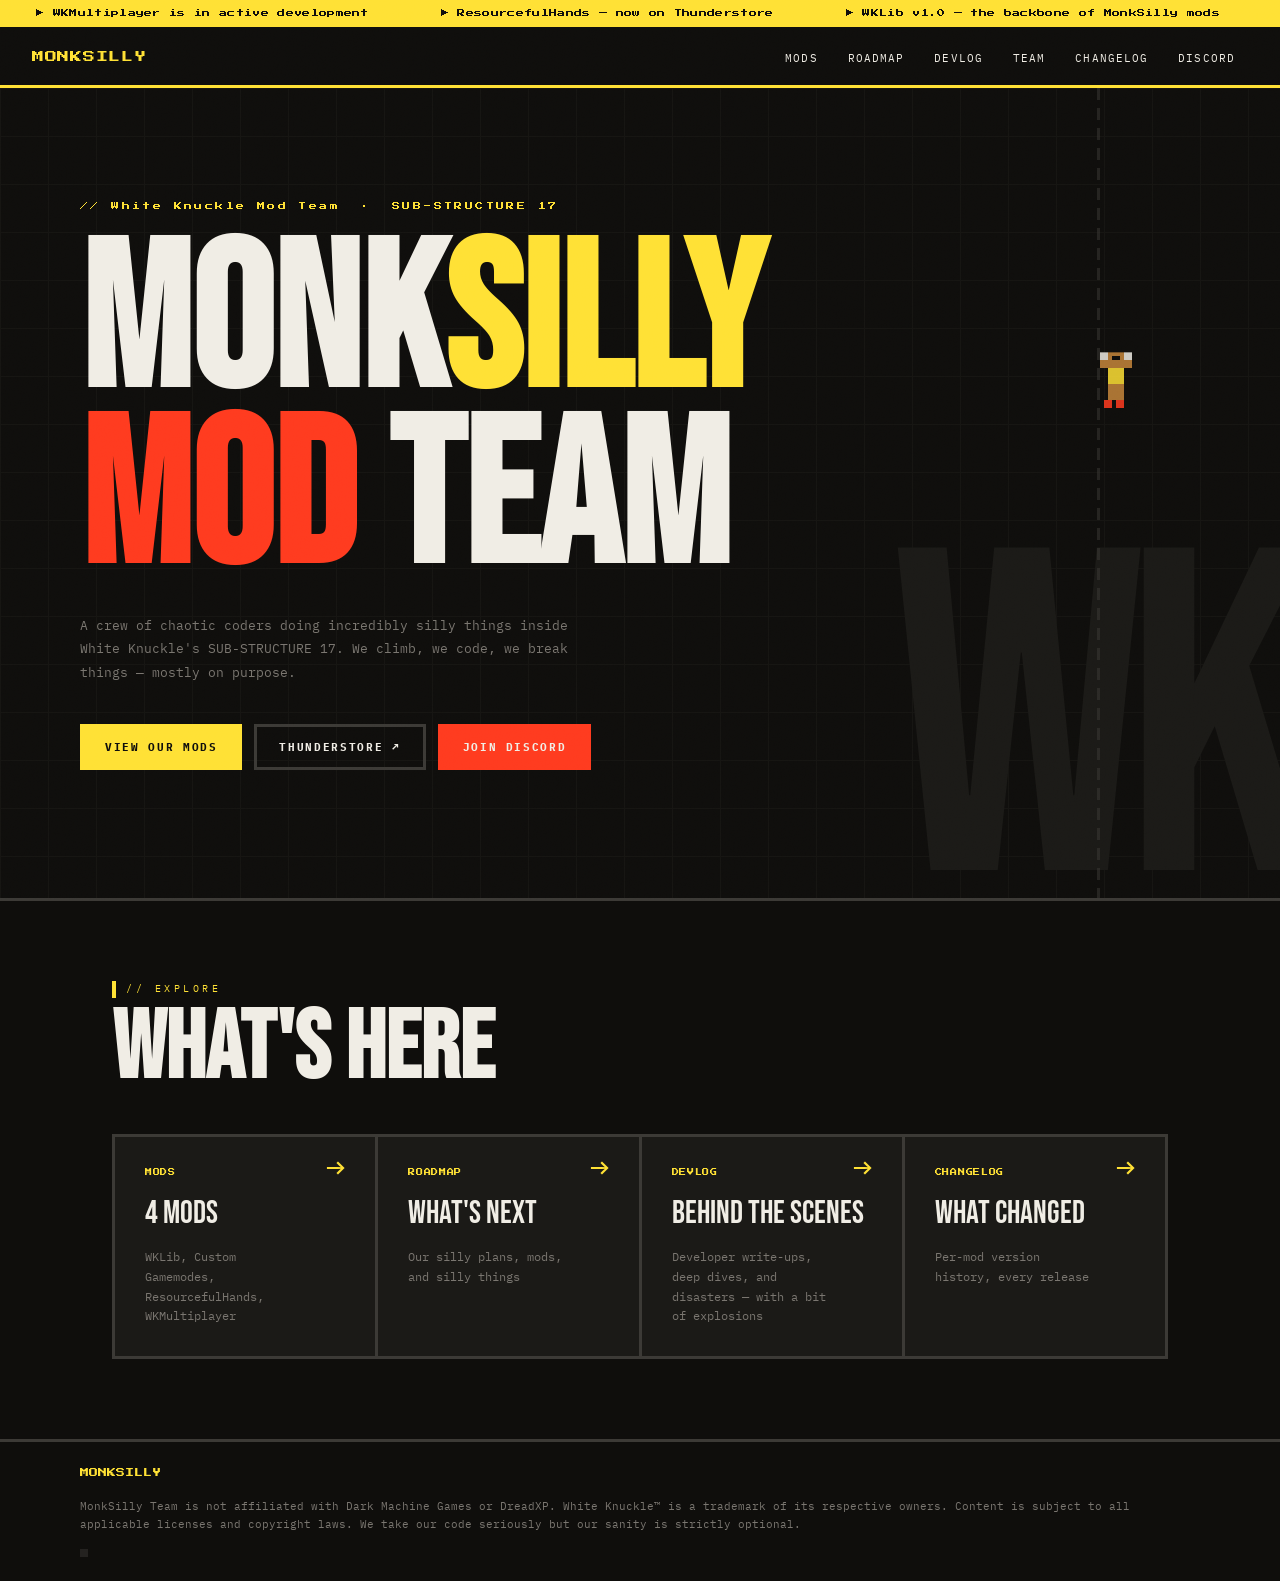
<file: index.html>
<!DOCTYPE html>
<html lang="en">
<head>
  <meta charset="UTF-8" />
  <meta name="viewport" content="width=device-width, initial-scale=1.0" />
  <title>MonkSilly — White Knuckle Mod Team</title>
  <meta name="description" content="A crew of silly coders making mods for White Knuckle. WKLib, Custom Gamemodes, ResourcefulHands, WKMultiplayer." />
  <link rel="shortcut icon" href="/assets/favicon.ico" type="image/x-icon">
  
  <!-- Discord Embed stuff -->
  <meta property="og:type" content="website" />
  <meta property="og:url" content="https://monksilly.github.io" />
  <meta property="og:image" content="https://monksilly.github.io/assets/embed_favicon.png" />
  <meta property="og:title" content="MonkSilly — White Knuckle Mod Team" />
  <meta property="og:description" content="A crew of silly coders making mods for White Knuckle. WKLib, Custom Gamemodes, ResourcefulHands, WKMultiplayer." />
  <meta name="theme-color" content="#FFE135" />


  <link rel="stylesheet" href="/style.css" />
  <meta name="google-site-verification" content="ENF7ED9xmi2s8BmUO-3Qa_MWdvji9fv4cXP0PfmyBeM" />
</head>
<body>

<div id="ticker-mount"></div>
<div id="nav-mount"></div>

<!-- ═══════════════════════════════════════════════
     HERO
════════════════════════════════════════════════ -->
<div id="hero">
  <div class="hero-bg-text" aria-hidden="true">WK</div>
  <div class="hero-shaft"   aria-hidden="true"></div>
  <div class="climber"      aria-hidden="true" id="climber"></div>
  <div class="hero-inner">
    <p class="hero-eyebrow">// White Knuckle Mod Team &nbsp;·&nbsp; SUB-STRUCTURE 17</p>
    <h1 class="hero-title">
      MONK<span class="c-yellow">SILLY</span><br>
      <span class="c-red">MOD</span> TEAM
    </h1>
    <p class="hero-sub">A crew of chaotic coders doing incredibly silly things inside White Knuckle's SUB-STRUCTURE 17. We climb, we code, we break things — mostly on purpose.</p>
    <div class="hero-ctas">
      <a href="/mods/"       class="btn">View Our Mods</a>
      <a href="https://thunderstore.io/c/white-knuckle/p/MonkSilly/" target="_blank" rel="noopener" class="btn btn-ghost">Thunderstore ↗</a>
      <a href="https://discord.gg/EbHdwEhjgY"                        target="_blank" rel="noopener" class="btn btn-red">Join Discord</a>
    </div>
  </div>
</div>

<!-- ═══════════════════════════════════════════════
     QUICK LINKS
════════════════════════════════════════════════ -->
<div class="page-wrap">
  <section>
    <span class="sec-label">// Explore</span>
    <h2 class="sec-title">WHAT'S HERE</h2>
    <div style="display:grid; grid-template-columns: repeat(auto-fill, minmax(220px,1fr)); gap:3px; background:var(--border); border:3px solid var(--border);">

      <a href="/mods/" style="display:flex; justify-content: space-between; align-items: flex-start; background:var(--surface); padding:1.75rem; border:2px solid transparent; transition:all 0.12s; text-decoration:none;"
         onmouseover="this.style.borderColor='var(--yellow)';this.style.background='var(--surface2)'"
         onmouseout="this.style.borderColor='transparent';this.style.background='var(--surface)'">
        <div style="flex: 1;">
          <div style="font-family:'Press Start 2P',monospace;font-size:7px;color:var(--yellow);margin-bottom:0.6rem;letter-spacing:0.1em;">MODS</div>
          <div style="font-family:'Bebas Neue',sans-serif;font-size:2rem;color:var(--white);margin-bottom:0.4rem;">4 Mods</div>
          <div style="font-size:12px;color:var(--gray);">WKLib, Custom Gamemodes, ResourcefulHands, WKMultiplayer</div>
        </div>
        <div style="font-size: 2rem; color: var(--yellow); line-height: 0; margin-left: 1rem; ">
          →
        </div>
      </a>

      <a href="/roadmap/" style="display:flex; justify-content: space-between; align-items: flex-start; background:var(--surface); padding:1.75rem; border:2px solid transparent; transition:all 0.12s; text-decoration:none;"
         onmouseover="this.style.borderColor='var(--yellow)';this.style.background='var(--surface2)'"
         onmouseout="this.style.borderColor='transparent';this.style.background='var(--surface)'">
        <div style="flex: 1">
          <div style="font-family:'Press Start 2P',monospace;font-size:7px;color:var(--yellow);margin-bottom:0.6rem;letter-spacing:0.1em;">ROADMAP</div>
          <div style="font-family:'Bebas Neue',sans-serif;font-size:2rem;color:var(--white);margin-bottom:0.4rem;">What's Next</div>
          <div style="font-size:12px;color:var(--gray);">Our silly plans, mods, and silly things</div>
        </div>
        <div style="font-size: 2rem; color: var(--yellow); line-height: 0; margin-left: 1rem; ">
          →
        </div>
      </a>

      <a href="/devlogs/" style="display:flex; justify-content: space-between; align-items: flex-start; background:var(--surface); padding:1.75rem; border:2px solid transparent; transition:all 0.12s; text-decoration:none;"
         onmouseover="this.style.borderColor='var(--yellow)';this.style.background='var(--surface2)'"
         onmouseout="this.style.borderColor='transparent';this.style.background='var(--surface)'">
        <div style="flex: 1;">
          <div style="font-family:'Press Start 2P',monospace;font-size:7px;color:var(--yellow);margin-bottom:0.6rem;letter-spacing:0.1em;">DEVLOG</div>
          <div style="font-family:'Bebas Neue',sans-serif;font-size:2rem;color:var(--white);margin-bottom:0.4rem; margin-left: 0rem; margin-right: -1.7rem;">Behind The Scenes</div>
          <div style="font-size:12px;color:var(--gray);">Developer write-ups, deep dives, and disasters — with a bit of explosions</div>
        </div>
        <div style="font-size: 2rem; color: var(--yellow); line-height: 0; margin-left: 1rem; ">
          →
        </div>
      </a>

      <a href="/changelogs/" style="display:flex; justify-content: space-between; align-items: flex-start; background:var(--surface); padding:1.75rem; border:2px solid transparent; transition:all 0.12s; text-decoration:none;"
         onmouseover="this.style.borderColor='var(--yellow)';this.style.background='var(--surface2)'"
         onmouseout="this.style.borderColor='transparent';this.style.background='var(--surface)'">
        <div style="flex: 1;">
          <div style="font-family:'Press Start 2P',monospace;font-size:7px;color:var(--yellow);margin-bottom:0.6rem;letter-spacing:0.1em;">CHANGELOG</div>
          <div style="font-family:'Bebas Neue',sans-serif;font-size:2rem;color:var(--white);margin-bottom:0.4rem;">What Changed</div>
          <div style="font-size:12px;color:var(--gray);">Per-mod version history, every release</div>
        </div>
        <div style="font-size: 2rem; color: var(--yellow); line-height: 0; margin-left: 1rem; ">
          →
        </div>
      </a>

    </div>
  </section>
</div>

<div id="footer-mount"></div>

<script src="/shared.js"></script>
<script>
  /* pixel-art climber - Bob */
  (function() {
    var c = document.createElement('canvas');
    c.width=64; c.height=80;
    c.style.cssText='width:64px;height:80px;image-rendering:pixelated;';
    var ctx=c.getContext('2d');
    var px=function(x,y,col,w,h){ctx.fillStyle=col;ctx.fillRect(x*4,y*4,(w||1)*4,(h||1)*4);};
    px(3,0,'#c4853a',4,4); // head
    px(4,1,'#0f0e0c'); px(5,1,'#0f0e0c'); // eyes
    px(3,4,'#FFE135',4,4); // body
    px(1,1,'#c4853a',2,3); px(7,1,'#c4853a',2,3); // arms
    px(1,0,'#F0EDE5',2,2); px(7,0,'#F0EDE5',2,2); // hands
    px(3,8,'#c4853a',2,4); px(5,8,'#c4853a',2,4); // legs
    px(2,12,'#FF3B1F',2,2); px(5,12,'#FF3B1F',2,2); // feet
    document.getElementById('climber').appendChild(c);
  })();
</script>
</body>
</html>
</file>
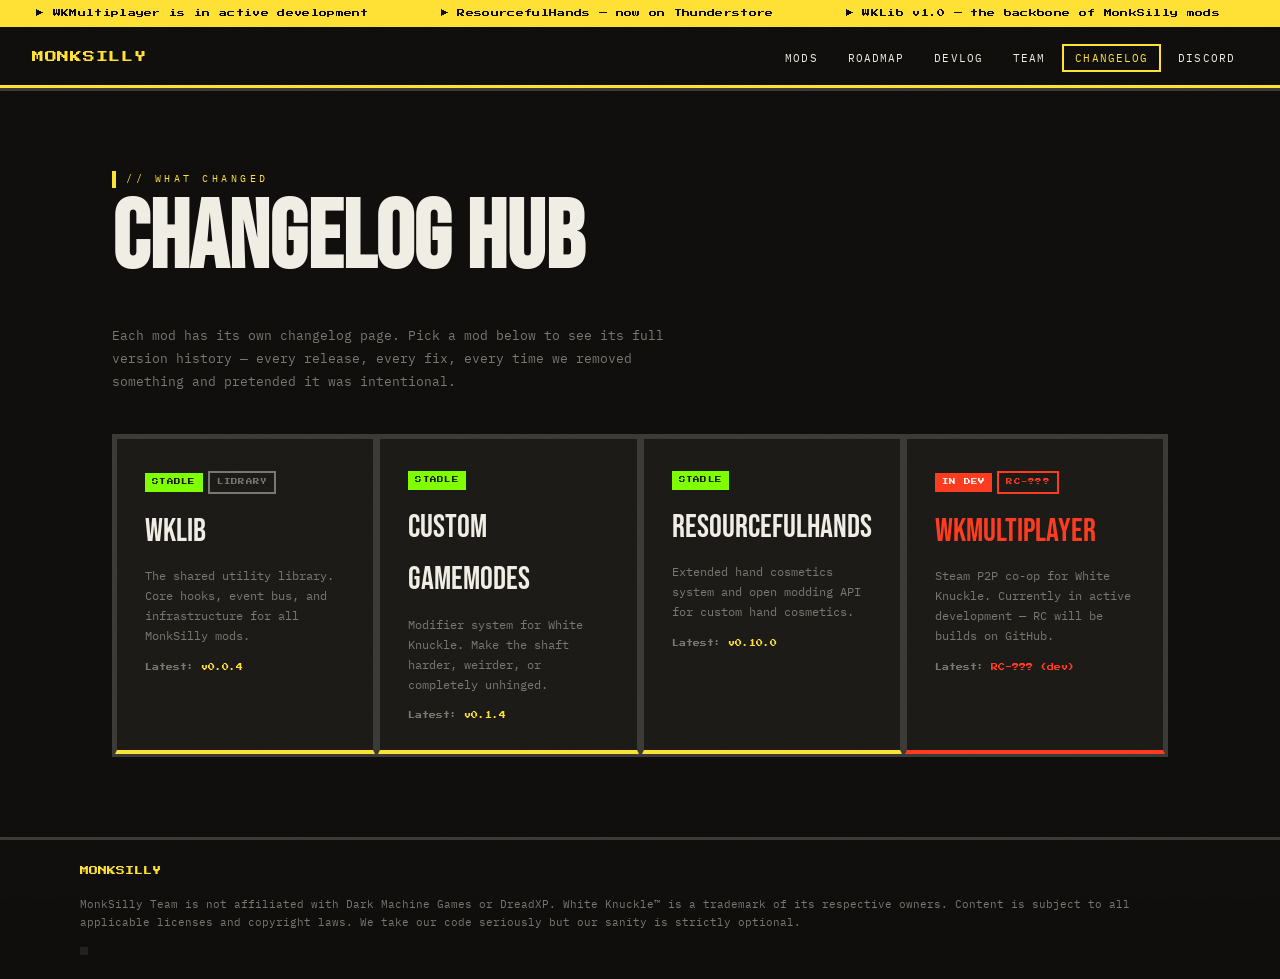
<file: changelogs/index.html>
<!DOCTYPE html>
<html lang="en">
<head>
  <meta charset="UTF-8">
  <meta name="viewport" content="width=device-width, initial-scale=1.0">
  <title>Changelog — MonkSilly</title>
  <meta name="description" content="MonkSilly mod changelogs — version history for WKLib, Custom Gamemodes, ResourcefulHands, and WKMultiplayer.">
  <link rel="shortcut icon" href="/assets/favicon.ico" type="image/x-icon">
  
  <!-- Discord Embed stuff -->
  <meta property="og:type" content="website" />
  <meta property="og:url" content="https://monksilly.github.io/changelogs" />
  <meta property="og:image" content="https://monksilly.github.io/assets/embed_favicon.png" />
  <meta property="og:title" content="MonkSilly mod changelogs — White Knuckle Mod Team" />
  <meta property="og:description" content="Version history for WKLib, Custom Gamemodes, ResourcefulHands, and WKMultiplayer." />
  <meta name="theme-color" content="#FFE135" />

  <link rel="stylesheet" href="/style.css">
</head>
<body>

<div id="ticker-mount"></div>
<div id="nav-mount"></div>

<div class="page-wrap">
  <section>
    <span class="sec-label">// What Changed</span>
    <h2 class="sec-title">CHANGELOG HUB</h2>
    <p style="font-size:13px;color:var(--gray);max-width:560px;margin-bottom:2.5rem;line-height:1.8;">
      Each mod has its own changelog page. Pick a mod below to see its full version history — every release, every fix, every time we removed something and pretended it was intentional.
    </p>

    <!-- ══════════════════════════════════════════
         HOW TO ADD A NEW MOD CHANGELOG:
         1. Create a new folder: changelogs/your-mod-name/
         2. Copy any existing changelogs/xxx/index.html into it
         3. Edit the content, title, and breadcrumb
         4. Add a new cl-hub-card below pointing to /changelogs/your-mod-name/
    ═══════════════════════════════════════════ -->

    <div class="cl-hub-grid">

      <a href="/changelogs/wklib/" class="cl-hub-card">
        <div class="badges" style="margin-bottom:0.75rem;">
          <span class="badge b-stable">STABLE</span>
          <span class="badge b-lib">LIBRARY</span>
        </div>
        <div class="cl-hub-name">WKLib</div>
        <p class="cl-hub-desc">The shared utility library. Core hooks, event bus, and infrastructure for all MonkSilly mods.</p>
        <div class="cl-hub-latest">Latest: <span>v0.0.4</span></div>
      </a>

      <a href="/changelogs/custom-gamemodes/" class="cl-hub-card">
        <div class="badges" style="margin-bottom:0.75rem;">
          <span class="badge b-stable">STABLE</span>
        </div>
        <div class="cl-hub-name">Custom Gamemodes</div>
        <p class="cl-hub-desc">Modifier system for White Knuckle. Make the shaft harder, weirder, or completely unhinged.</p>
        <div class="cl-hub-latest">Latest: <span>v0.1.4</span></div>
      </a>

      <a href="/changelogs/resourcefulhands/" class="cl-hub-card">
        <div class="badges" style="margin-bottom:0.75rem;">
          <span class="badge b-stable">STABLE</span>
        </div>
        <div class="cl-hub-name">ResourcefulHands</div>
        <p class="cl-hub-desc">Extended hand cosmetics system and open modding API for custom hand cosmetics.</p>
        <div class="cl-hub-latest">Latest: <span>v0.10.0</span></div>
      </a>

      <a href="/changelogs/wkmultiplayer/" class="cl-hub-card wip">
        <div class="badges" style="margin-bottom:0.75rem;">
          <span class="badge b-wip">IN DEV</span>
          <span class="badge b-rc">RC-???</span>
        </div>
        <div class="cl-hub-name">WKMultiplayer</div>
        <p class="cl-hub-desc">Steam P2P co-op for White Knuckle. Currently in active development — RC will be builds on GitHub.</p>
        <div class="cl-hub-latest">Latest: <span style="color:var(--red);">RC-??? (dev)</span></div>
      </a>

    </div>
  </section>
</div>

<div id="footer-mount"></div>
<script src="/shared.js"></script>
</body>
</html>
</file>
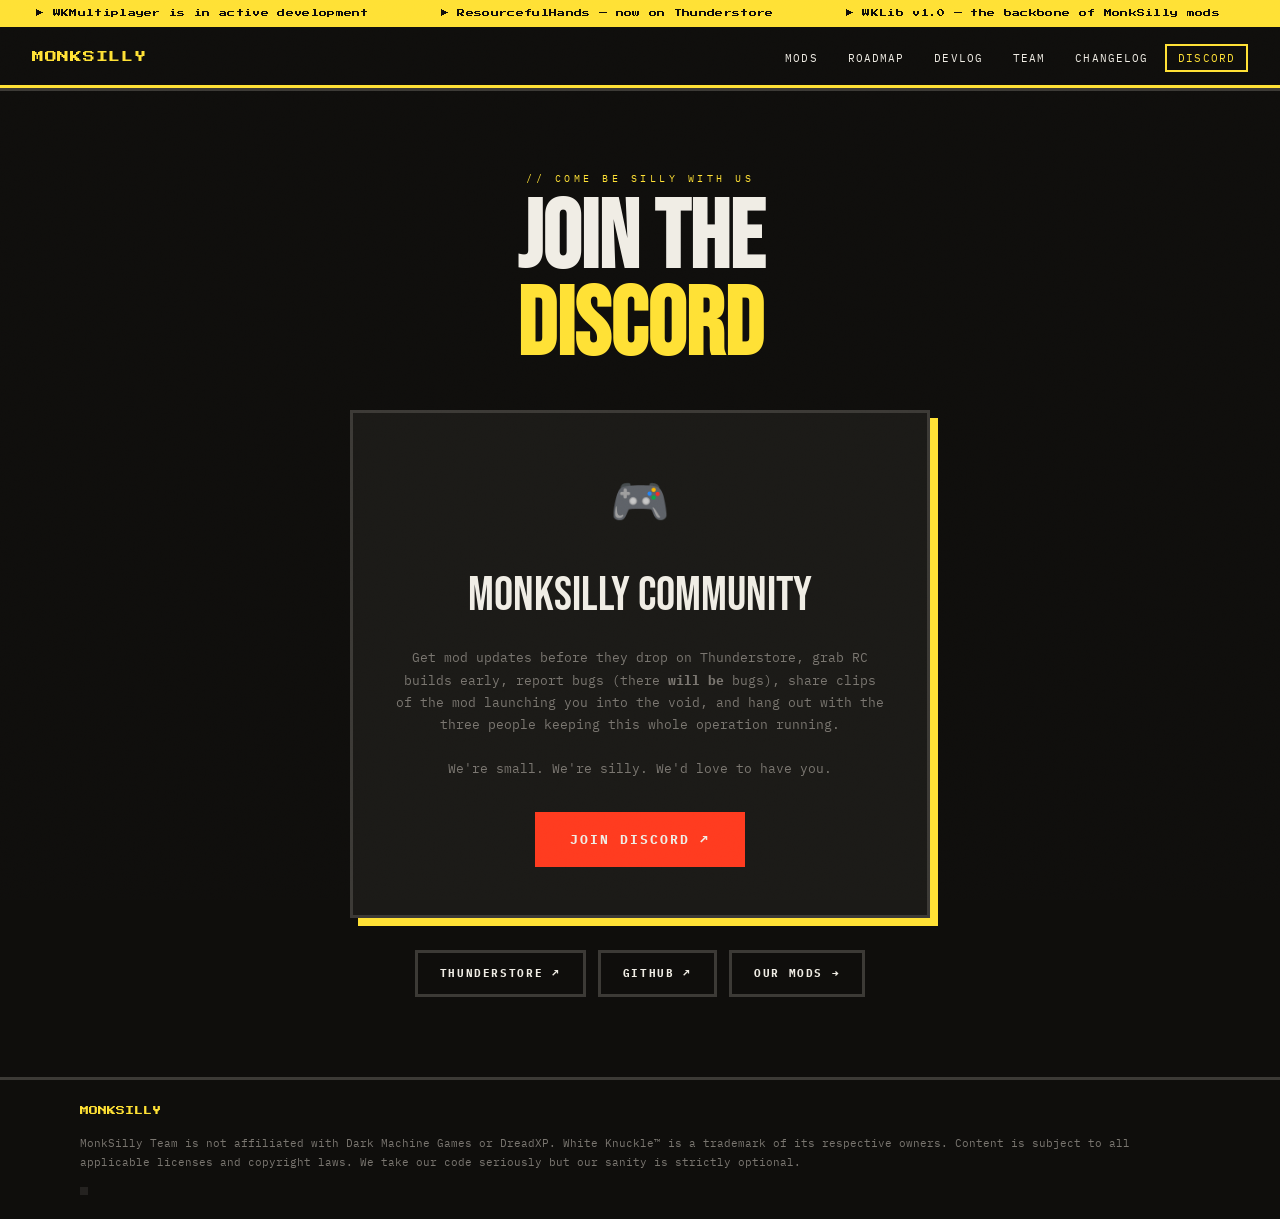
<file: contact/index.html>
<!DOCTYPE html>
<html lang="en">
<head>
  <meta charset="UTF-8">
  <meta name="viewport" content="width=device-width, initial-scale=1.0">
  <title>Discord — MonkSilly</title>
  <meta name="description" content="Join the MonkSilly Discord — get early RC builds, report bugs, and hang out with the White Knuckle mod team.">
  <link rel="shortcut icon" href="/assets/favicon.ico" type="image/x-icon">
  
  <!-- Discord Embed stuff -->
  <meta property="og:type" content="website" />
  <meta property="og:url" content="https://monksilly.github.io/contact" />
  <meta property="og:image" content="https://monksilly.github.io/assets/embed_favicon.png" />
  <meta property="og:title" content="MonkSilly Discord — White Knuckle Mod Team" />
  <meta property="og:description" content="Join the MonkSilly Discord — get early RC builds, report bugs, and hang out with the White Knuckle mod team." />
  <meta name="theme-color" content="#FFE135" />

  <link rel="stylesheet" href="/style.css">
</head>
<body>

<div id="ticker-mount"></div>
<div id="nav-mount"></div>

<div class="page-wrap">
  <section style="text-align:center;">
    <span class="sec-label" style="border:none;padding:0;justify-content:center;display:flex;">// Come Be Silly With Us</span>
    <h2 class="sec-title">JOIN THE<br><span style="color:var(--yellow);">DISCORD</span></h2>

    <div class="discord-box">
      <span class="discord-icon">🎮</span>
      <div class="discord-title">MonkSilly Community</div>
      <p class="discord-sub">
        Get mod updates before they drop on Thunderstore, grab RC builds early, report bugs (there <strong>will be</strong> bugs), share clips of the mod launching you into the void, and hang out with the three people keeping this whole operation running.<br><br>
        We're small. We're silly. We'd love to have you.
      </p>
      <a href="https://discord.gg/EbHdwEhjgY" target="_blank" rel="noopener" class="btn btn-red" style="font-size:13px;padding:14px 32px;">JOIN DISCORD ↗</a>
    </div>

    <div class="extra-links">
      <a href="https://thunderstore.io/c/white-knuckle/p/MonkSilly/" target="_blank" rel="noopener" class="btn btn-ghost">Thunderstore ↗</a>
      <a href="https://github.com/monksilly"                         target="_blank" rel="noopener" class="btn btn-ghost">GitHub ↗</a>
      <a href="/mods/"                                                                               class="btn btn-ghost">Our Mods →</a>
    </div>

  </section>
</div>

<div id="footer-mount"></div>
<script src="/shared.js"></script>
</body>
</html>
</file>
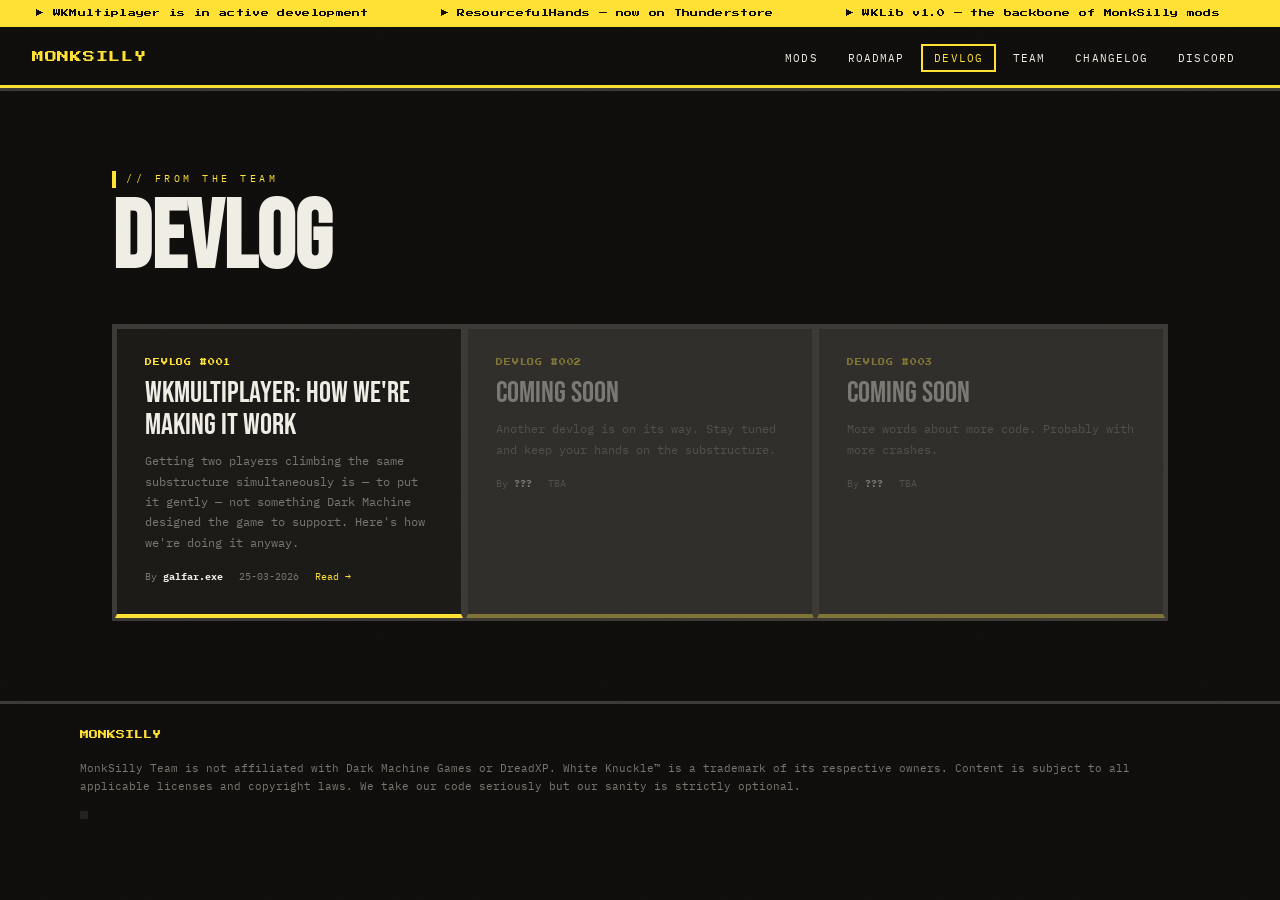
<file: devlogs/index.html>
<!DOCTYPE html>
<html lang="en">
<head>
  <meta charset="UTF-8">
  <meta name="viewport" content="width=device-width, initial-scale=1.0">
  <title>Devlog — MonkSilly</title>
  <meta name="description" content="developer write-ups, deep dives, and post-mortems from the White Knuckle mod team.">
  <link rel="shortcut icon" href="/assets/favicon.ico" type="image/x-icon">
  
  <!-- Discord Embed stuff -->
  <meta property="og:type" content="website" />
  <meta property="og:url" content="https://monksilly.github.io/devlogs" />
  <meta property="og:image" content="https://monksilly.github.io/assets/embed_favicon.png" />
  <meta property="og:title" content="MonkSilly devlogs — White Knuckle Mod Team" />
  <meta property="og:description" content="developer write-ups, deep dives, and post-mortems from the White Knuckle mod team." />
  <meta name="theme-color" content="#FFE135" />

  <link rel="stylesheet" href="/style.css">
</head>
<body>

<div id="ticker-mount"></div>
<div id="nav-mount"></div>

<div class="page-wrap">
  <section>
    <span class="sec-label">// From The Team</span>
    <h2 class="sec-title">DEVLOG</h2>

    <!-- ══════════════════════════════════════════
         HOW TO ADD A NEW DEVLOG:
         1. Duplicate the devlog-card block below
         2. Create a new folder: devlogs/NNN-your-slug/
         3. Copy devlogs/001-wkmultiplayer-netcode/index.html into it
         4. Edit the content in that new index.html
         5. Update the href, title, excerpt, author, and date here
    ═══════════════════════════════════════════ -->

    <div class="devlog-grid">

      <a href="/devlogs/001-wkmultiplayer-netcode/" class="devlog-card">
        <div class="devlog-num">DEVLOG #001</div>
        <div class="devlog-title">WKMultiplayer: How We're Making It Work</div>
        <p class="devlog-excerpt">Getting two players climbing the same substructure simultaneously is — to put it gently — not something Dark Machine designed the game to support. Here's how we're doing it anyway.</p>
        <div class="devlog-meta">
          <span>By <strong>galfar.exe</strong></span>
          <span>25-03-2026</span>
          <span style="color:var(--yellow);">Read →</span>
        </div>
      </a>

      <!-- PLACEHOLDER — copy and fill in when you write more -->
      <div class="devlog-card" style="opacity:0.35;pointer-events:none;cursor:default;">
        <div class="devlog-num">DEVLOG #002</div>
        <div class="devlog-title">Coming Soon</div>
        <p class="devlog-excerpt">Another devlog is on its way. Stay tuned and keep your hands on the substructure.</p>
        <div class="devlog-meta"><span>By <strong>???</strong></span><span>TBA</span></div>
      </div>

      <div class="devlog-card" style="opacity:0.35;pointer-events:none;cursor:default;">
        <div class="devlog-num">DEVLOG #003</div>
        <div class="devlog-title">Coming Soon</div>
        <p class="devlog-excerpt">More words about more code. Probably with more crashes.</p>
        <div class="devlog-meta"><span>By <strong>???</strong></span><span>TBA</span></div>
      </div>

    </div>
  </section>
</div>

<div id="footer-mount"></div>
<script src="/shared.js"></script>
</body>
</html>
</file>
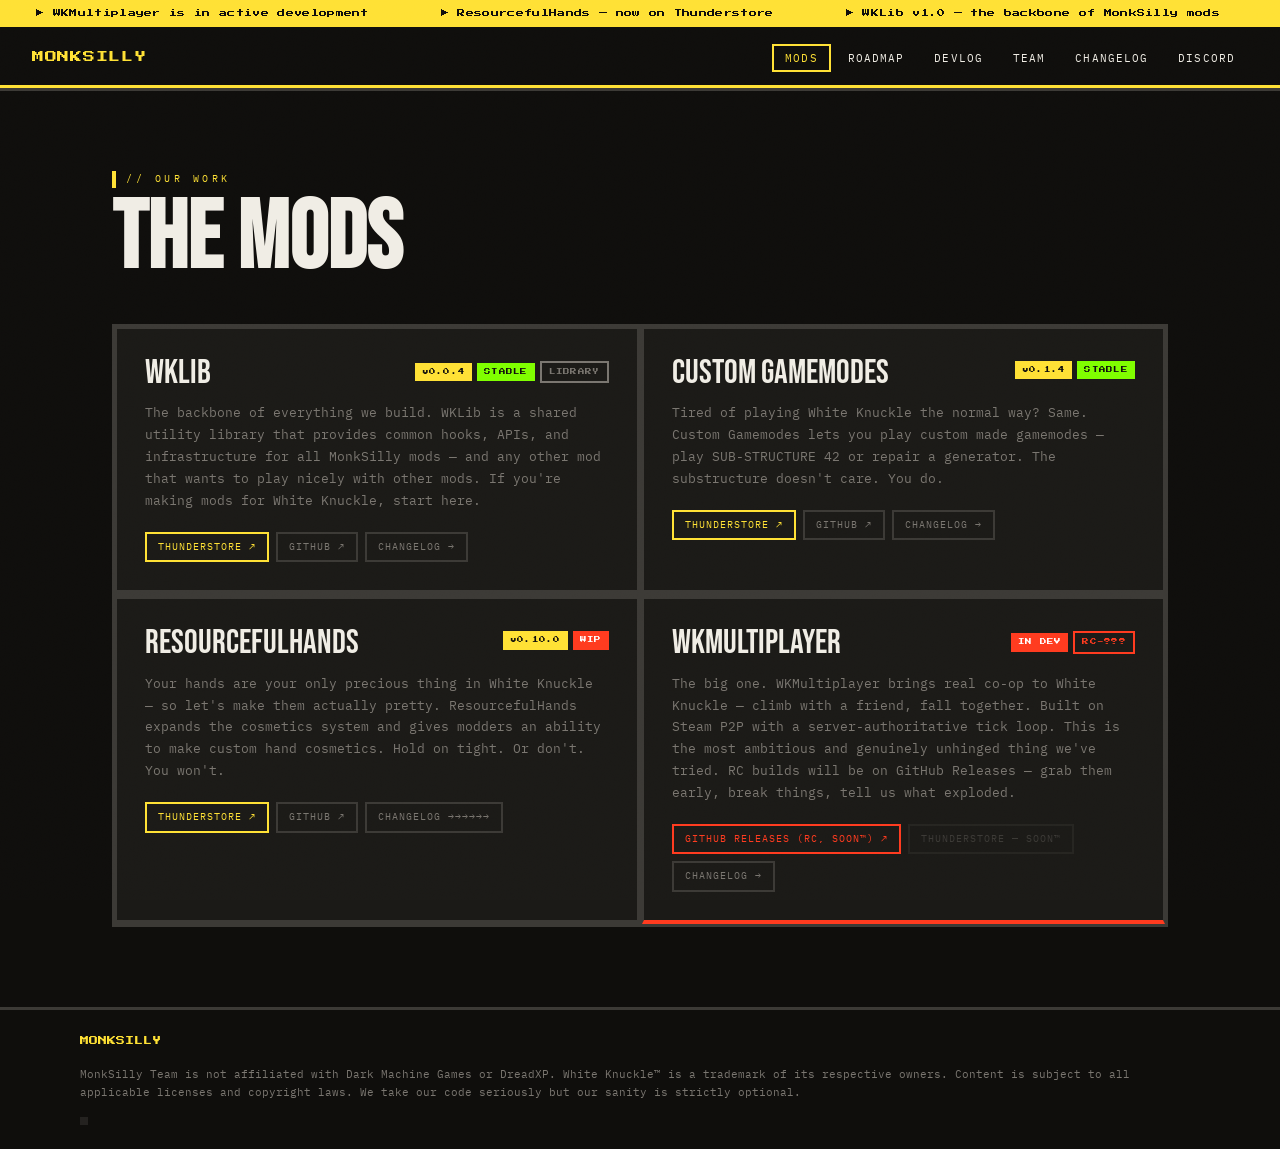
<file: mods/index.html>
<!DOCTYPE html>
<html lang="en">
<head>
  <meta charset="UTF-8">
  <meta name="viewport" content="width=device-width, initial-scale=1.0">
  <title>Mods — MonkSilly</title>
  <meta name="description" content="All MonkSilly mods for White Knuckle: WKLib, Custom Gamemodes, ResourcefulHands, WKMultiplayer.">
  <link rel="shortcut icon" href="/assets/favicon.ico" type="image/x-icon">
  
  <!-- Discord Embed stuff -->
  <meta property="og:type" content="website" />
  <meta property="og:url" content="https://monksilly.github.io/mods" />
  <meta property="og:image" content="https://monksilly.github.io/assets/embed_favicon.png" />
  <meta property="og:title" content="MonkSilly mods — White Knuckle Mod Team" />
  <meta property="og:description" content="All MonkSilly mods for White Knuckle: WKLib, Custom Gamemodes, ResourcefulHands, WKMultiplayer." />
  <meta name="theme-color" content="#FFE135" />

  <link rel="stylesheet" href="/style.css">
</head>
<body>

<div id="ticker-mount"></div>
<div id="nav-mount"></div>

<div class="page-wrap">
  <section>
    <span class="sec-label">// Our Work</span>
    <h2 class="sec-title">THE MODS</h2>

    <div class="mods-grid">

      <!-- WKLib -->
      <div class="mod-card">
        <div class="mod-head">
          <div class="mod-name">WKLib</div>
          <div class="badges">
            <span class="badge b-ver">v0.0.4</span>
            <span class="badge b-stable">STABLE</span>
            <span class="badge b-lib">LIBRARY</span>
          </div>
        </div>
        <p class="mod-desc">The backbone of everything we build. WKLib is a shared utility library that provides common hooks, APIs, and infrastructure for all MonkSilly mods — and any other mod that wants to play nicely with other mods. If you're making mods for White Knuckle, start here.</p>
        <div class="mod-links">
          <a href="https://thunderstore.io/c/white-knuckle/p/MonkSilly/WKLib/" target="_blank" rel="noopener" class="mod-link hl">Thunderstore ↗</a>
          <a href="https://github.com/monksilly/WKLib"                         target="_blank" rel="noopener" class="mod-link">GitHub ↗</a>
          <a href="/changelogs/wklib/"                                                                  class="mod-link">Changelog →</a>
        </div>
      </div>

      <!-- Custom Gamemodes -->
      <div class="mod-card">
        <div class="mod-head">
          <div class="mod-name">Custom Gamemodes</div>
          <div class="badges">
            <span class="badge b-ver">v0.1.4</span>
            <span class="badge b-stable">STABLE</span>
          </div>
        </div>
        <p class="mod-desc">Tired of playing White Knuckle the normal way? Same. Custom Gamemodes lets you play custom made gamemodes — play SUB-STRUCTURE 42 or repair a generator. The substructure doesn't care. You do.</p>
        <div class="mod-links">
          <a href="https://thunderstore.io/c/white-knuckle/p/MonkSilly/CustomGamemodes/" target="_blank" rel="noopener" class="mod-link hl">Thunderstore ↗</a>
          <a href="https://github.com/monksilly/Custom-Gamemodes"                         target="_blank" rel="noopener" class="mod-link">GitHub ↗</a>
          <a href="/changelogs/custom-gamemodes/"                                                       class="mod-link">Changelog →</a>
        </div>
      </div>

      <!-- ResourcefulHands -->
      <div class="mod-card">
        <div class="mod-head">
          <div class="mod-name">ResourcefulHands</div>
          <div class="badges">
            <span class="badge b-ver">v0.10.0</span>
            <span class="badge b-wip">WIP</span>
          </div>
        </div>
        <p class="mod-desc">Your hands are your only precious thing in White Knuckle — so let's make them actually pretty. ResourcefulHands expands the cosmetics system and gives modders an ability to make custom hand cosmetics. Hold on tight. Or don't. You won't.</p>
        <div class="mod-links">
          <a href="https://thunderstore.io/c/white-knuckle/p/MonkSilly/ResourcefulHands/" target="_blank" rel="noopener" class="mod-link hl">Thunderstore ↗</a>
          <a href="https://github.com/monksilly/ResourcefulHands"                         target="_blank" rel="noopener" class="mod-link">GitHub ↗</a>
          <a href="/changelogs/resourcefulhands/"                                                       class="mod-link">Changelog →→→→→→</a>
        </div>
      </div>

      <!-- WKMultiplayer -->
      <div class="mod-card mod-wip">
        <div class="mod-head">
          <div class="mod-name">WKMultiplayer</div>
          <div class="badges">
            <span class="badge b-wip">IN DEV</span>
            <span class="badge b-rc">RC-???</span>
          </div>
        </div>
        <p class="mod-desc">The big one. WKMultiplayer brings real co-op to White Knuckle — climb with a friend, fall together. Built on Steam P2P with a server-authoritative tick loop. This is the most ambitious and genuinely unhinged thing we've tried. RC builds will be on GitHub Releases — grab them early, break things, tell us what exploded.</p>
        <div class="mod-links">
          <a href="https://github.com/monksilly/White-Knuckle-Multiplayer" target="_blank" rel="noopener" class="mod-link hl-red">GitHub Releases (RC, soon™) ↗</a> <!-- hl-red -->
          <span class="mod-link disabled">Thunderstore — soon™</span>
          <a href="/changelogs/wkmultiplayer/" class="mod-link">Changelog →</a>
        </div>
      </div>

    </div>
  </section>
</div>

<div id="footer-mount"></div>
<script src="/shared.js"></script>
</body>
</html>
</file>
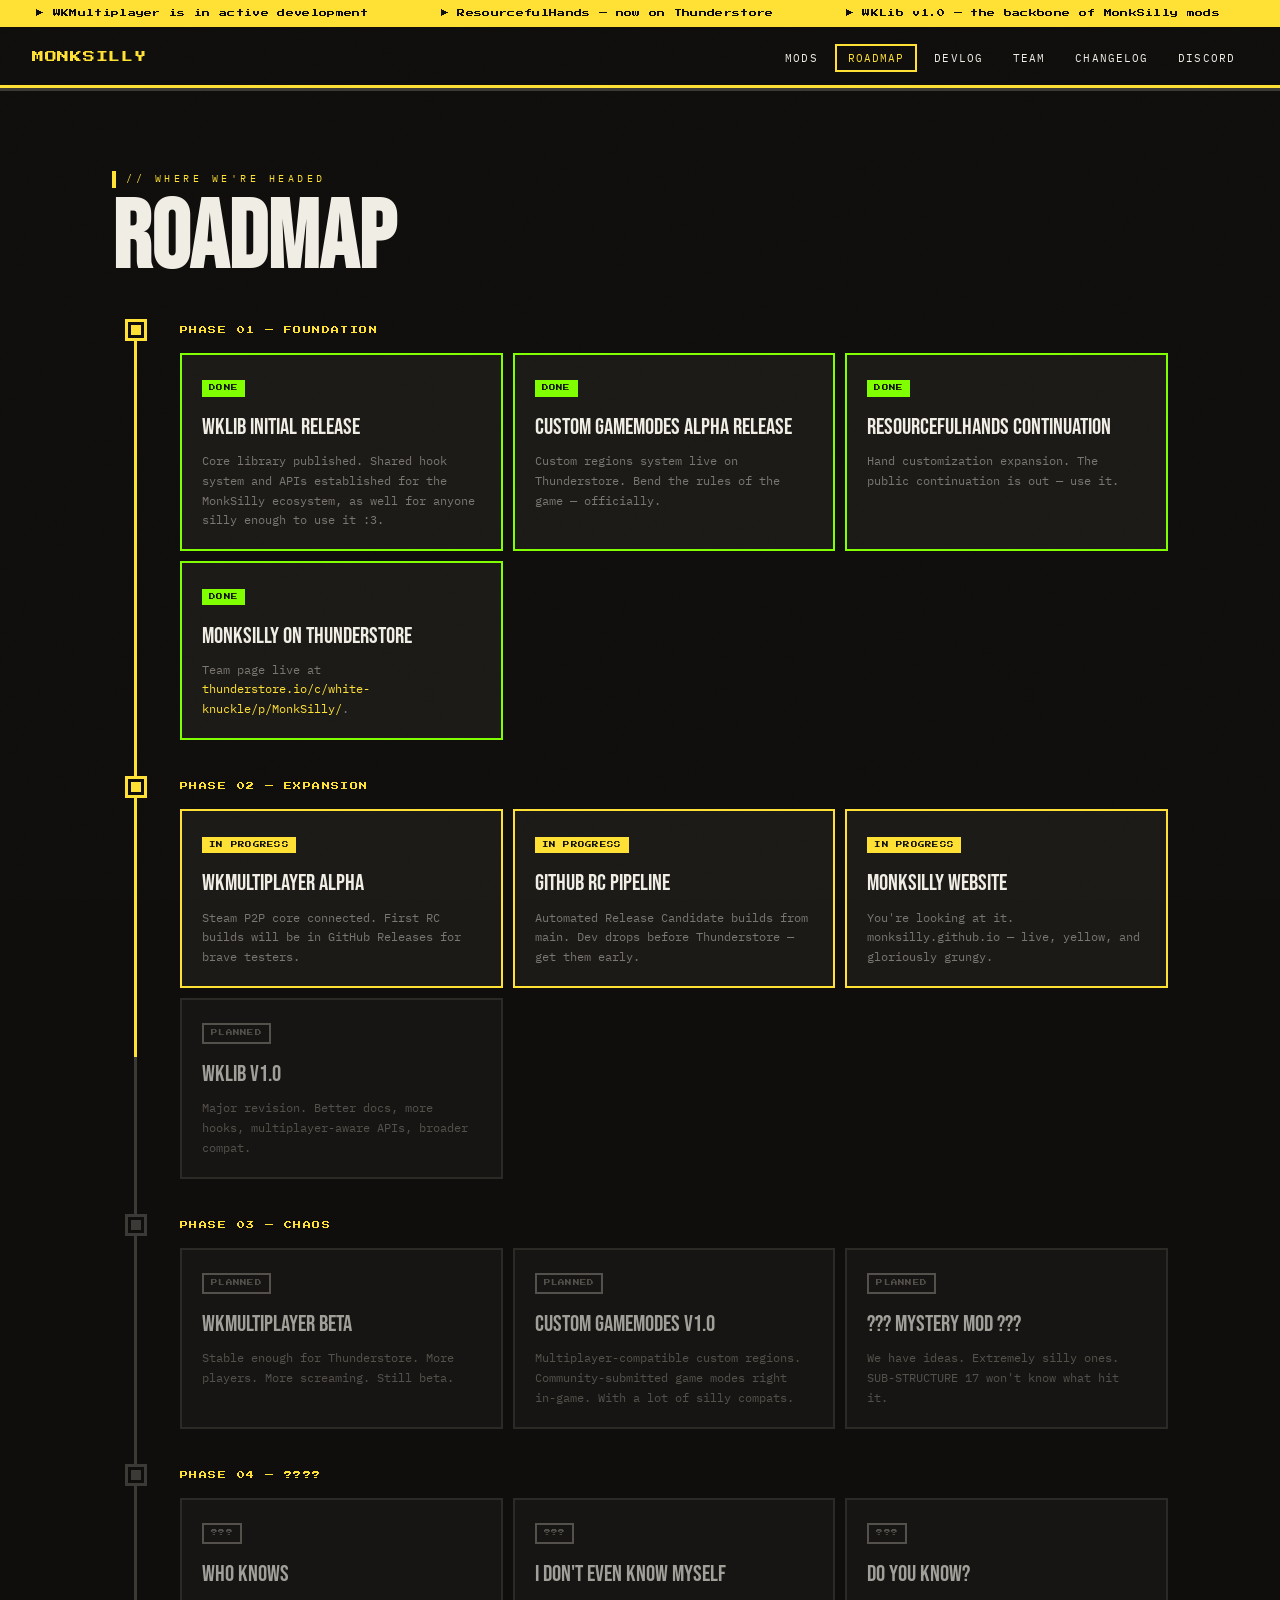
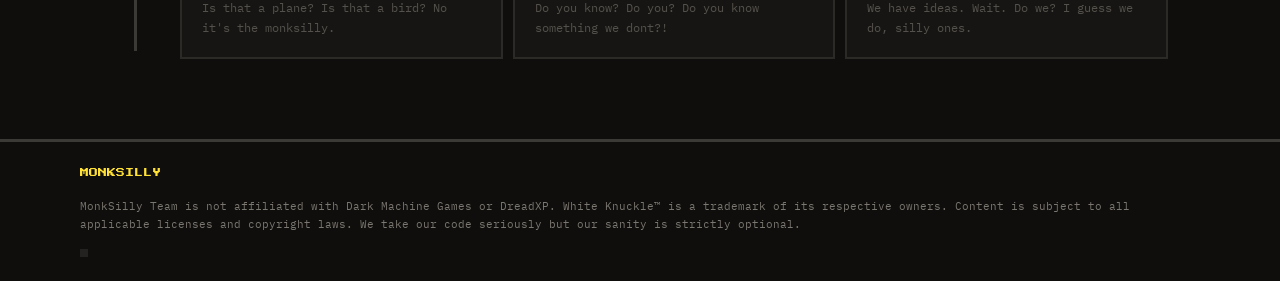
<file: roadmap/index.html>
<!DOCTYPE html>
<html lang="en">
<head>
  <meta charset="UTF-8">
  <meta name="viewport" content="width=device-width, initial-scale=1.0">
  <title>Roadmap — MonkSilly</title>
  <meta name="description" content="MonkSilly development roadmap — what's done, what's in progress, and what chaos is planned next.">
  <link rel="shortcut icon" href="/assets/favicon.ico" type="image/x-icon">
  
  <!-- Discord Embed stuff -->
  <meta property="og:type" content="website" />
  <meta property="og:url" content="https://monksilly.github.io/roadmap" />
  <meta property="og:image" content="https://monksilly.github.io/assets/embed_favicon.png" />
  <meta property="og:title" content="MonkSilly development roadmap — White Knuckle Mod Team" />
  <meta property="og:description" content="What's done, what's in progress, and what chaos is planned next." />
  <meta name="theme-color" content="#FFE135" />

  <link rel="stylesheet" href="/style.css">
</head>
<body>

<div id="ticker-mount"></div>
<div id="nav-mount"></div>

<div class="page-wrap">
  <section>
    <span class="sec-label">// Where We're Headed</span>
    <h2 class="sec-title">ROADMAP</h2>

    <div class="roadmap-wrap">
      <div class="rm-line"><div class="rm-line-fill"></div></div>
      <div class="rm-phases">

        <!-- Phase 01 -->
        <div>
          <div class="rm-phase-title">PHASE 01 — FOUNDATION</div>
          <div class="rm-cards">
            <div class="rm-card done">
              <span class="rm-status">DONE</span>
              <div class="rm-card-title">WKLib Initial Release</div>
              <p class="rm-card-desc">Core library published. Shared hook system and APIs established for the MonkSilly ecosystem, as well for anyone silly enough to use it :3.</p>
            </div>
            <div class="rm-card done">
              <span class="rm-status">DONE</span>
              <div class="rm-card-title">Custom Gamemodes Alpha release</div>
              <p class="rm-card-desc">Custom regions system live on Thunderstore. Bend the rules of the game — officially.</p>
            </div>
            <div class="rm-card done">
              <span class="rm-status">DONE</span>
              <div class="rm-card-title">ResourcefulHands Continuation</div>
              <p class="rm-card-desc">Hand customization expansion. The public continuation is out — use it.</p>
            </div>
            <div class="rm-card done">
              <span class="rm-status">DONE</span>
              <div class="rm-card-title">MonkSilly on Thunderstore</div>
              <p class="rm-card-desc">Team page live at <a href="https://thunderstore.io/c/white-knuckle/p/MonkSilly/" target="_blank">thunderstore.io/c/white-knuckle/p/MonkSilly/</a>.</p>
            </div>
          </div>
        </div>

        <!-- Phase 02 -->
        <div>
          <div class="rm-phase-title">PHASE 02 — EXPANSION</div>
          <div class="rm-cards">
            <div class="rm-card active">
              <span class="rm-status">IN PROGRESS</span>
              <div class="rm-card-title">WKMultiplayer Alpha</div>
              <p class="rm-card-desc">Steam P2P core connected. First RC builds will be in GitHub Releases for brave testers.</p>
            </div>
            <div class="rm-card active">
              <span class="rm-status">IN PROGRESS</span>
              <div class="rm-card-title">GitHub RC Pipeline</div>
              <p class="rm-card-desc">Automated Release Candidate builds from main. Dev drops before Thunderstore — get them early.</p>
            </div>
            <div class="rm-card active">
              <span class="rm-status">IN PROGRESS</span>
              <div class="rm-card-title">MonkSilly Website</div>
              <p class="rm-card-desc">You're looking at it. monksilly.github.io — live, yellow, and gloriously grungy.</p>
            </div>
            <div class="rm-card planned">
              <span class="rm-status">PLANNED</span>
              <div class="rm-card-title">WKLib v1.0</div>
              <p class="rm-card-desc">Major revision. Better docs, more hooks, multiplayer-aware APIs, broader compat.</p>
            </div>
          </div>
        </div>

        <!-- Phase 03 -->
        <div>
          <div class="rm-phase-title gray-dot">PHASE 03 — CHAOS</div>
          <div class="rm-cards">
            <div class="rm-card planned">
              <span class="rm-status">PLANNED</span>
              <div class="rm-card-title">WKMultiplayer Beta</div>
              <p class="rm-card-desc">Stable enough for Thunderstore. More players. More screaming. Still beta.</p>
            </div>
            <div class="rm-card planned">
              <span class="rm-status">PLANNED</span>
              <div class="rm-card-title">Custom Gamemodes v1.0</div>
              <p class="rm-card-desc">Multiplayer-compatible custom regions. Community-submitted game modes right in-game. With a lot of silly compats.</p>
            </div>
            <div class="rm-card planned">
              <span class="rm-status">PLANNED</span>
              <div class="rm-card-title">??? Mystery Mod ???</div>
              <p class="rm-card-desc">We have ideas. Extremely silly ones. SUB-STRUCTURE 17 won't know what hit it.</p>
            </div>
          </div>
        </div>

        <!-- Phase 04 -->
        <div>
          <div class="rm-phase-title gray-dot">PHASE 04 — ????</div>
          <div class="rm-cards">
            <div class="rm-card planned">
              <span class="rm-status">???</span>
              <div class="rm-card-title">Who Knows</div>
              <p class="rm-card-desc">Is that a plane? Is that a bird? No it's the monksilly.</p>
            </div>
            <div class="rm-card planned">
              <span class="rm-status">???</span>
              <div class="rm-card-title">I don't even know myself</div>
              <p class="rm-card-desc">Do you know? Do you? Do you know something we dont?!</p>
            </div>
            <div class="rm-card planned">
              <span class="rm-status">???</span>
              <div class="rm-card-title">Do you know?</div>
              <p class="rm-card-desc">We have ideas. Wait. Do we? I guess we do, silly ones.</p>
            </div>
          </div>
        </div>

      </div><!-- /rm-phases -->
    </div><!-- /roadmap-wrap -->
  </section>
</div>

<div id="footer-mount"></div>
<script src="/shared.js"></script>
</body>
</html>
</file>
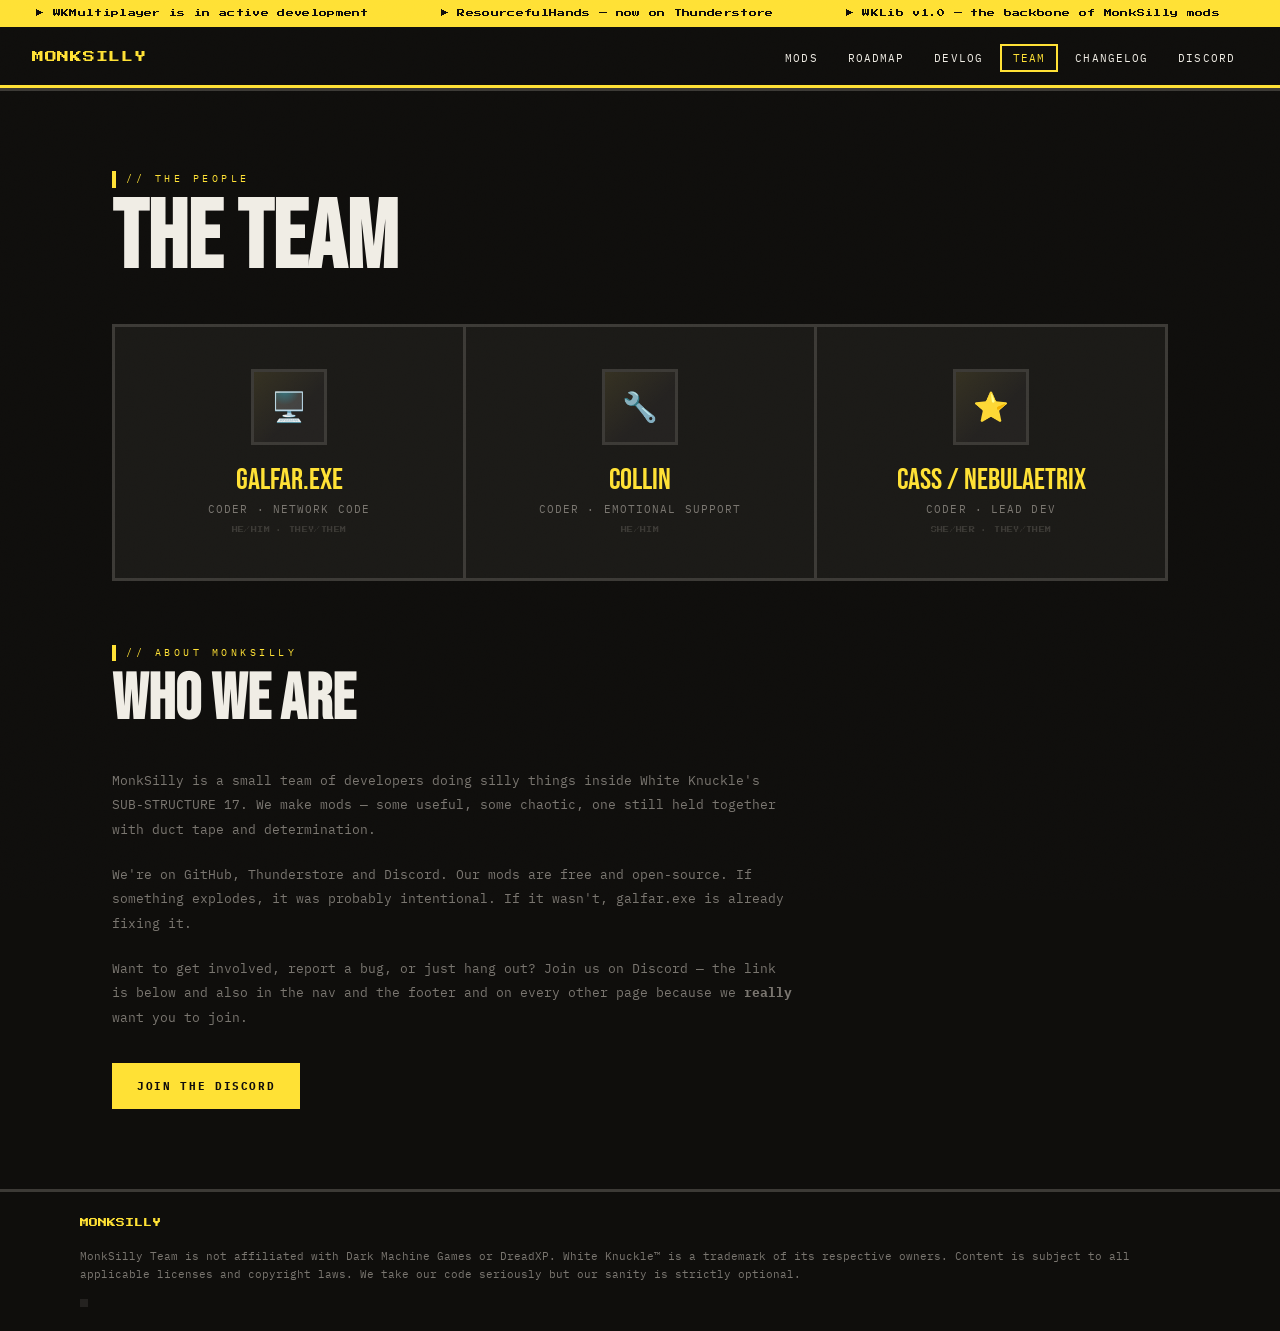
<file: team/index.html>
<!DOCTYPE html>
<html lang="en">
<head>
  <meta charset="UTF-8">
  <meta name="viewport" content="width=device-width, initial-scale=1.0">
  <title>Team — MonkSilly</title>
  <meta name="description" content="The three people keeping the MonkSilly White Knuckle mod team running.">
  <link rel="shortcut icon" href="/assets/favicon.ico" type="image/x-icon">
  
  <!-- Discord Embed stuff -->
  <meta property="og:type" content="website" />
  <meta property="og:url" content="https://monksilly.github.io/team" />
  <meta property="og:image" content="https://monksilly.github.io/assets/embed_favicon.png" />
  <meta property="og:title" content="MonkSilly team members — White Knuckle Mod Team" />
  <meta property="og:description" content="The three people keeping the MonkSilly White Knuckle mod team running." />
  <meta name="theme-color" content="#FFE135" />

  <link rel="stylesheet" href="/style.css">
</head>
<body>

<div id="ticker-mount"></div>
<div id="nav-mount"></div>

<div class="page-wrap">
  <section>
    <span class="sec-label">// The People</span>
    <h2 class="sec-title">THE TEAM</h2>

    <div class="team-grid">

      <div class="team-card">
        <div class="team-avatar">🖥️</div>
        <div class="team-name">galfar.exe</div>
        <div class="team-role">Coder · Network Code</div>
        <div class="team-pronouns">HE/HIM · THEY/THEM</div>
      </div>

      <div class="team-card">
        <div class="team-avatar">🔧</div>
        <div class="team-name">collin</div>
        <div class="team-role">Coder · Emotional Support</div>
        <div class="team-pronouns">HE/HIM</div>
      </div>

      <div class="team-card">
        <div class="team-avatar">⭐</div>
        <div class="team-name">Cass / Nebulaetrix</div>
        <div class="team-role">Coder · Lead Dev</div>
        <div class="team-pronouns">SHE/HER · THEY/THEM</div>
      </div>

    </div>

    <!-- About section -->
    <div style="margin-top:4rem; max-width:680px;">
      <span class="sec-label">// About MonkSilly</span>
      <h2 class="sec-title" style="font-size:clamp(2rem,6vw,4rem);">WHO WE ARE</h2>
      <p style="font-size:13px;color:var(--gray);line-height:1.9;margin-bottom:1.25rem;">
        MonkSilly is a small team of developers doing silly things inside White Knuckle's SUB-STRUCTURE 17. We make mods — some useful, some chaotic, one still held together with duct tape and determination.
      </p>
      <p style="font-size:13px;color:var(--gray);line-height:1.9;margin-bottom:1.25rem;">
        We're on GitHub, Thunderstore and Discord. Our mods are free and open-source. If something explodes, it was probably intentional. If it wasn't, galfar.exe is already fixing it.
      </p>
      <p style="font-size:13px;color:var(--gray);line-height:1.9;margin-bottom:2rem;">
        Want to get involved, report a bug, or just hang out? Join us on Discord — the link is below and also in the nav and the footer and on every other page because we <strong>really</strong> want you to join.
      </p>
      <a href="/contact/" class="btn">Join The Discord</a>
    </div>

  </section>
</div>

<div id="footer-mount"></div>
<script src="/shared.js"></script>
</body>
</html>
</file>
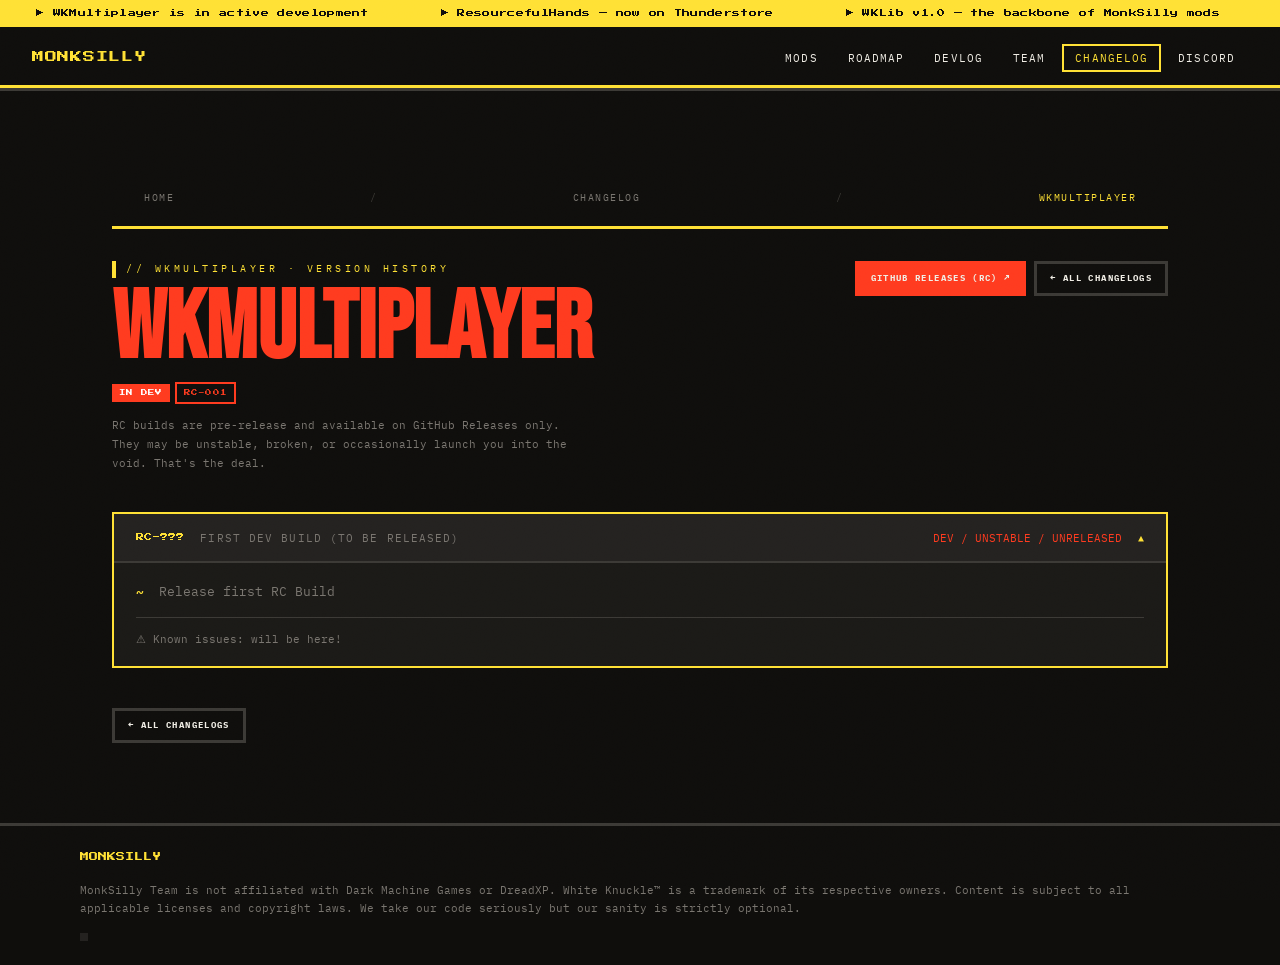
<file: changelogs/wkmultiplayer/index.html>
<!DOCTYPE html>
<html lang="en">
<head>
  <meta charset="UTF-8">
  <meta name="viewport" content="width=device-width, initial-scale=1.0">
  <title>WKMultiplayer Changelog — MonkSilly</title>
  <link rel="shortcut icon" href="/assets/favicon.ico" type="image/x-icon">
  
  <!-- Discord Embed stuff -->
  <meta property="og:type" content="website" />
  <meta property="og:url" content="https://monksilly.github.io/changelogs/wkmultiplayer" />
  <meta property="og:image" content="https://monksilly.github.io/assets/embed_favicon.png" />
  <meta property="og:title" content="MonkSilly WKMultiplayer changelogs — White Knuckle Mod Team" />
  <meta property="og:description" content="Version history for WKMultiplayer." />
  <meta name="theme-color" content="#FFE135" />

  <link rel="stylesheet" href="/style.css">
</head>
<body>

<div id="ticker-mount"></div>
<div id="nav-mount"></div>

<div class="page-wrap">
  <section>

    <nav class="breadcrumb" aria-label="Breadcrumb">
      <a href="/">Home</a>
      <span class="sep">/</span>
      <a href="/changelogs/">Changelog</a>
      <span class="sep">/</span>
      <span class="current">WKMultiplayer</span>
    </nav>

    <div style="display:flex;align-items:flex-start;justify-content:space-between;flex-wrap:wrap;gap:1rem;margin-bottom:2.5rem;">
      <div>
        <span class="sec-label">// WKMultiplayer · Version History</span>
        <h2 class="sec-title" style="margin-bottom:0.5rem; color:var(--red);">WKMULTIPLAYER</h2>
        <div class="badges">
          <span class="badge b-wip">IN DEV</span>
          <span class="badge b-rc">RC-001</span>
        </div>
        <p style="font-size:11px;color:var(--gray);margin-top:0.75rem;max-width:480px;line-height:1.7;">
          RC builds are pre-release and available on GitHub Releases only. They may be unstable, broken, or occasionally launch you into the void. That's the deal.
        </p>
      </div>
      <div style="display:flex;gap:0.5rem;flex-wrap:wrap;align-items:center;">
        <a href="https://github.com/monksilly/White-Knuckle-Multiplayer/releases" target="_blank" rel="noopener" class="btn btn-red btn-sm">GitHub Releases (RC) ↗</a>
        <a href="/changelogs/" class="btn btn-ghost btn-sm">← All Changelogs</a>
      </div>
    </div>

    <div class="cl-list">

      <div class="cl-entry open" id="cl0">
        <div class="cl-header" onclick="toggleCL('cl0')">
          <span class="cl-version">RC-???</span>
          <span class="cl-tag">First Dev Build (To Be Released)</span>
          <span class="cl-date" style="color:var(--red);">DEV / UNSTABLE / UNRELEASED</span>
          <span class="cl-caret">▼</span>
        </div>
        <div class="cl-body">
          <ul class="cl-items">
            <li class="fix">Release first RC Build</li>
          </ul>
          <p style="font-size:11px;color:var(--gray);margin-top:1rem;line-height:1.7;border-top:1px solid var(--border);padding-top:0.75rem;">
            ⚠ Known issues: will be here!
          </p>
        </div>
      </div>

      <!-- Add new RC / versions above this comment -->

    </div>

    <div style="margin-top:2.5rem;">
      <a href="/changelogs/" class="btn btn-ghost btn-sm">← All Changelogs</a>
    </div>

  </section>
</div>

<div id="footer-mount"></div>
<script src="/shared.js"></script>
</body>
</html>
</file>
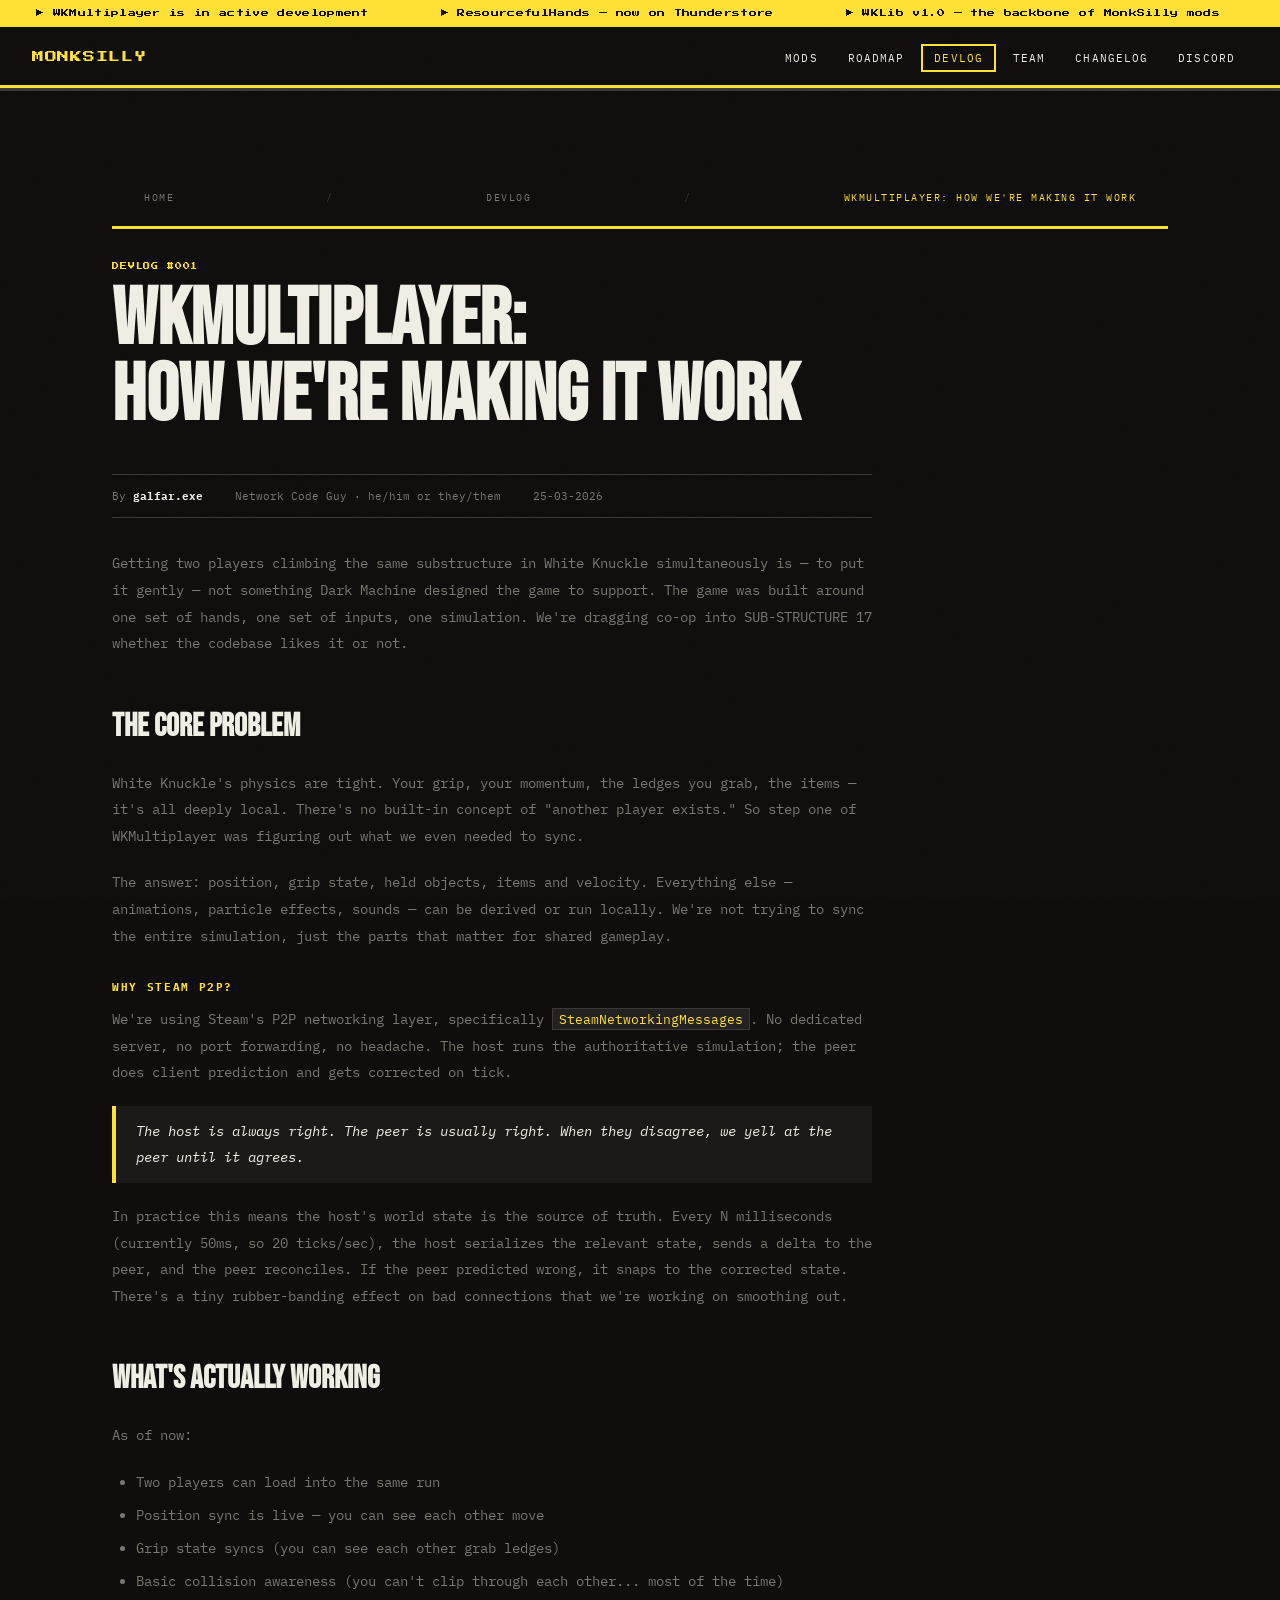
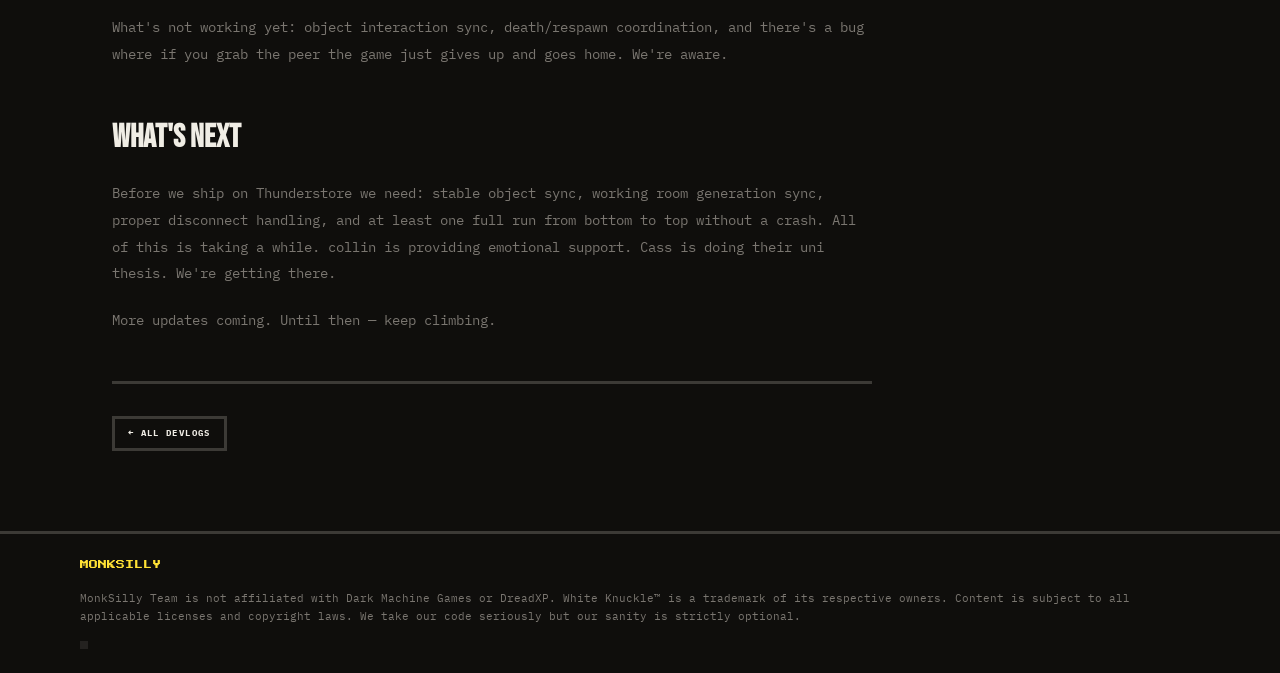
<file: devlogs/001-wkmultiplayer-netcode/index.html>
<!DOCTYPE html>
<html lang="en">
<head>
  <meta charset="UTF-8">
  <meta name="viewport" content="width=device-width, initial-scale=1.0">
  <!-- EDIT: Update title for each post -->
  <title>WKMultiplayer: How We're Making It Work — MonkSilly Devlog #001</title>
  <meta name="description" content="A deep dive into the Steam P2P netcode powering WKMultiplayer — the MonkSilly co-op mod for White Knuckle.">
  <link rel="shortcut icon" href="/assets/favicon.ico" type="image/x-icon">
  
  <!-- Discord Embed stuff -->
  <meta property="og:type" content="website" />
  <meta property="og:url" content="https://monksilly.github.io/devlogs/001-wkmultiplayer-netcode" />
  <meta property="og:image" content="https://monksilly.github.io/assets/embed_favicon.png" />
  <meta property="og:title" content="MonkSilly WKMultiplayer devlog #001 — White Knuckle Mod Team" />
  <meta property="og:description" content="A deep dive into the Steam P2P netcode powering WKMultiplayer — the MonkSilly co-op mod for White Knuckle." />
  <meta name="theme-color" content="#FFE135" />

  <link rel="stylesheet" href="/style.css">
</head>
<body>

<div id="ticker-mount"></div>
<div id="nav-mount"></div>

<div class="page-wrap">
  <section>

    <!-- Breadcrumb -->
    <nav class="breadcrumb" aria-label="Breadcrumb">
      <a href="/">Home</a>
      <span class="sep">/</span>
      <a href="/devlogs/">Devlog</a>
      <span class="sep">/</span>
      <!-- EDIT: Update the current post title here -->
      <span class="current">WKMultiplayer: How We're Making It Work</span>
    </nav>

    <div class="article-wrap">

      <!-- EDIT: Post header -->
      <div style="margin-bottom:2.5rem;">
        <div style="font-family:'Press Start 2P',monospace;font-size:7px;color:var(--yellow);letter-spacing:0.12em;margin-bottom:0.6rem;">DEVLOG #001</div>
        <h1 class="article-title">WKMultiplayer:<br>How We're Making It Work</h1>
      </div>

      <!-- EDIT: Author info -->
      <div class="article-byline">
        <span>By <strong>galfar.exe</strong></span>
        <span>Network Code Guy · he/him or they/them</span>
        <!-- EDIT: Update date -->
        <span>25-03-2026</span>
      </div>

      <!-- ══════════════════════════════════════════
           EDIT: Post body starts here.
           Use <h2> for major sections.
           Use <h3> for subsections.
           Use <p> for paragraphs.
           Use <code> for inline code.
           Use <pre><code> for code blocks.
           Use <blockquote> for callouts.
      ═══════════════════════════════════════════ -->
      <div class="article-body">

        <p>Getting two players climbing the same substructure in White Knuckle simultaneously is — to put it gently — not something Dark Machine designed the game to support. The game was built around one set of hands, one set of inputs, one simulation. We're dragging co-op into SUB-STRUCTURE 17 whether the codebase likes it or not.</p>

        <h2>The Core Problem</h2>

        <p>White Knuckle's physics are tight. Your grip, your momentum, the ledges you grab, the items — it's all deeply local. There's no built-in concept of "another player exists." So step one of WKMultiplayer was figuring out what we even needed to sync.</p>

        <p>The answer: position, grip state, held objects, items and velocity. Everything else — animations, particle effects, sounds — can be derived or run locally. We're not trying to sync the entire simulation, just the parts that matter for shared gameplay.</p>

        <h3>Why Steam P2P?</h3>

        <p>We're using Steam's P2P networking layer, specifically <code>SteamNetworkingMessages</code>. No dedicated server, no port forwarding, no headache. The host runs the authoritative simulation; the peer does client prediction and gets corrected on tick.</p>

        <blockquote>The host is always right. The peer is usually right. When they disagree, we yell at the peer until it agrees.</blockquote>

        <p>In practice this means the host's world state is the source of truth. Every N milliseconds (currently 50ms, so 20 ticks/sec), the host serializes the relevant state, sends a delta to the peer, and the peer reconciles. If the peer predicted wrong, it snaps to the corrected state. There's a tiny rubber-banding effect on bad connections that we're working on smoothing out.</p>

        <h2>What's Actually Working</h2>

        <p>As of now:</p>

        <ul style="color:var(--gray);padding-left:1.5rem;margin-bottom:1.25rem;display:flex;flex-direction:column;gap:0.4rem;font-size:14px;line-height:1.9;">
          <li>Two players can load into the same run</li>
          <li>Position sync is live — you can see each other move</li>
          <li>Grip state syncs (you can see each other grab ledges)</li>
          <li>Basic collision awareness (you can't clip through each other... most of the time)</li>
        </ul>

        <p>What's not working yet: object interaction sync, death/respawn coordination, and there's a bug where if you grab the peer the game just gives up and goes home. We're aware.</p>

        <h2>What's Next</h2>

        <p>Before we ship on Thunderstore we need: stable object sync, working room generation sync, proper disconnect handling, and at least one full run from bottom to top without a crash. All of this is taking a while. collin is providing emotional support. Cass is doing their uni thesis. We're getting there.</p>

        <p>More updates coming. Until then — keep climbing.</p>

      </div><!-- /article-body -->

      <!-- Post navigation -->
      <div class="article-nav">
        <a href="/devlogs/" class="btn btn-ghost btn-sm">← All Devlogs</a>
        <!-- EDIT: Link to next/prev post when they exist -->
        <!-- <a href="/devlogs/002-xxx/" class="btn btn-ghost btn-sm">Next Post →</a> -->
      </div>

    </div><!-- /article-wrap -->
  </section>
</div>

<div id="footer-mount"></div>
<script src="/shared.js"></script>
</body>
</html>
</file>
<file: style.css>
/* ============================================================
   MONKSILLY — Shared Stylesheet
   Fonts: Press Start 2P · Bebas Neue · IBM Plex Mono
   ============================================================ */
@import url('https://fonts.googleapis.com/css2?family=Press+Start+2P&family=Bebas+Neue&family=IBM+Plex+Mono:ital,wght@0,400;0,700;1,400&display=swap');

:root {
  --bg:       #0f0e0c;
  --surface:  #1b1a17;
  --surface2: #242220;
  --border:   #3c3a36;
  --yellow:   #FFE135;
  --red:      #FF3B1F;
  --white:    #F0EDE5;
  --gray:     #7a7670;
  --green:    #7FFF00;
}

*, *::before, *::after { box-sizing: border-box; margin: 0; padding: 0; }
html { scroll-behavior: smooth; }
body {
  background: var(--bg); color: var(--white);
  font-family: 'IBM Plex Mono', monospace; font-size: 15px;
  line-height: 1.65; overflow-x: hidden;
}
body::after {
  content: ''; position: fixed; inset: 0; pointer-events: none;
  z-index: 9000; opacity: 0.035;
  background-image: url("data:image/svg+xml,%3Csvg xmlns='http://www.w3.org/2000/svg' width='300' height='300'%3E%3Cfilter id='n'%3E%3CfeTurbulence type='fractalNoise' baseFrequency='0.75' numOctaves='4' stitchTiles='stitch'/%3E%3C/filter%3E%3Crect width='300' height='300' filter='url(%23n)'/%3E%3C/svg%3E");
  mix-blend-mode: overlay;
}
::-webkit-scrollbar { width: 6px; }
::-webkit-scrollbar-track { background: var(--bg); }
::-webkit-scrollbar-thumb { background: var(--yellow); }
a { color: var(--yellow); text-decoration: none; }
a:hover { text-decoration: underline; }
img { max-width: 100%; display: block; }

/* ── Ticker ── */
.ticker {
  background: var(--yellow); color: var(--bg); padding: 7px 0;
  overflow: hidden; white-space: nowrap;
  font-family: 'Press Start 2P', monospace; font-size: 8px;
  letter-spacing: 0.04em; border-bottom: 3px solid var(--bg);
  position: relative; z-index: 200;
}
.ticker-inner { display: inline-block; animation: tickerScroll 60s linear infinite; }
.ticker-inner span { margin: 0 36px; }
.ticker-inner span::before { content: '▶ '; }
@keyframes tickerScroll { from{transform:translateX(0);} to{transform:translateX(-50%);} }

/* ── Navigation ── */
nav {
  position: sticky; top: 0; z-index: 100; background: var(--bg);
  border-bottom: 3px solid var(--yellow); padding: 0 2rem;
  display: flex; align-items: center; justify-content: space-between; height: 58px;
}
.nav-logo {
  font-family: 'Press Start 2P', monospace; font-size: 12px; color: var(--yellow);
  cursor: pointer; user-select: none; letter-spacing: 0.06em;
  text-decoration: none; transition: color 0.1s;
}
.nav-logo:hover { color: var(--white); text-decoration: none; }
.nav-links { display: flex; gap: 0.25rem; list-style: none; }
.nav-links a {
  font-family: 'IBM Plex Mono', monospace; font-size: 11px; color: var(--white);
  text-transform: uppercase; letter-spacing: 0.1em;
  text-decoration: none; padding: 5px 11px; border: 2px solid transparent; transition: all 0.1s;
}
.nav-links a:hover { border-color: var(--yellow); color: var(--yellow); text-decoration: none; }
.nav-links a.active { border-color: var(--yellow); color: var(--yellow); }

/* ── Utility ── */
.page-wrap { border-top: 3px solid var(--border); }
section { padding: 5rem 2rem; max-width: 1120px; margin: 0 auto; }
.sec-label {
  font-family: 'IBM Plex Mono', monospace; font-size: 10px; color: var(--yellow);
  text-transform: uppercase; letter-spacing: 0.35em;
  border-left: 4px solid var(--yellow); padding-left: 10px;
  margin-bottom: 0.6rem; display: block;
}
.sec-title {
  font-family: 'Bebas Neue', sans-serif; font-size: clamp(3rem, 9vw, 6rem);
  color: var(--white); line-height: 0.9; margin-bottom: 2.5rem;
}
.btn {
  display: inline-block; font-family: 'IBM Plex Mono', monospace; font-size: 11px;
  font-weight: 700; text-transform: uppercase; letter-spacing: 0.15em; padding: 11px 22px;
  border: 3px solid var(--yellow); color: var(--bg); background: var(--yellow);
  cursor: pointer; text-decoration: none; transition: all 0.1s; white-space: nowrap;
}
.btn:hover { background: transparent; color: var(--yellow); transform: translate(-2px,-2px); box-shadow: 4px 4px 0 var(--yellow); text-decoration: none; }
.btn-ghost { background: transparent; color: var(--white); border-color: var(--border); }
.btn-ghost:hover { border-color: var(--white); color: var(--white); box-shadow: 4px 4px 0 var(--white); }
.btn-red { background: var(--red); border-color: var(--red); color: var(--white); }
.btn-red:hover { background: transparent; color: var(--red); box-shadow: 4px 4px 0 var(--red); }
.btn-sm { font-size: 9px; padding: 7px 13px; }

/* ── Breadcrumb ── */
.breadcrumb {
  font-family: 'IBM Plex Mono', monospace; font-size: 10px; color: var(--gray);
  text-transform: uppercase; letter-spacing: 0.15em;
  margin-bottom: 2rem; display: flex; align-items: center; gap: 0.5rem; flex-wrap: wrap;
}
.breadcrumb a { color: var(--gray); }
.breadcrumb a:hover { color: var(--yellow); text-decoration: none; }
.breadcrumb .sep { color: var(--border); }
.breadcrumb .current { color: var(--yellow); }

/* ── Badges ── */
.badge { font-family: 'Press Start 2P', monospace; font-size: 6.5px; padding: 4px 7px; letter-spacing: 0.04em; white-space: nowrap; display: inline-block; }
.b-ver   { background: var(--yellow); color: var(--bg); }
.b-wip   { background: var(--red); color: #fff; }
.b-stable{ background: var(--green); color: var(--bg); }
.b-lib   { border: 2px solid var(--gray); color: var(--gray); }
.b-rc    { border: 2px solid var(--red); color: var(--red); }

/* ── Hero ── */
#hero {
  min-height: calc(100vh - 90px); display: flex; flex-direction: column;
  justify-content: center; padding: 4rem 2rem 5rem;
  max-width: 100%; position: relative; overflow: hidden;
}
#hero::before {
  content: ''; position: absolute; inset: 0;
  background-image: linear-gradient(var(--surface) 1px, transparent 1px), linear-gradient(90deg, var(--surface) 1px, transparent 1px);
  background-size: 48px 48px; opacity: 0.6;
}
.hero-inner { max-width: 1120px; margin: 0 auto; width: 100%; position: relative; z-index: 1; }
.hero-eyebrow { font-family: 'Press Start 2P', monospace; font-size: 8px; color: var(--yellow); letter-spacing: 0.3em; margin-bottom: 1.5rem; opacity: 0; animation: fadeUp 0.7s ease forwards 0.15s; }
.hero-title { font-family: 'Bebas Neue', sans-serif; font-size: clamp(6rem, 16vw, 14rem); line-height: 0.86; color: var(--white); opacity: 0; animation: fadeUp 0.7s ease forwards 0.35s; }
.hero-title .c-yellow { color: var(--yellow); }
.hero-title .c-red    { color: var(--red); }
.hero-sub { font-size: 13px; color: var(--gray); max-width: 520px; margin: 1.5rem 0 2.5rem; line-height: 1.8; opacity: 0; animation: fadeUp 0.7s ease forwards 0.55s; }
.hero-ctas { display: flex; gap: 0.75rem; flex-wrap: wrap; opacity: 0; animation: fadeUp 0.7s ease forwards 0.75s; }
.hero-bg-text { position: absolute; right: -1%; bottom: -8%; font-family: 'Bebas Neue', sans-serif; font-size: clamp(14rem, 36vw, 30rem); color: var(--surface); line-height: 1; user-select: none; pointer-events: none; z-index: 0; letter-spacing: -0.05em; }
.hero-shaft { position: absolute; right: 180px; top: 0; bottom: 0; width: 3px; background: repeating-linear-gradient(to bottom, var(--border) 0px, var(--border) 12px, transparent 12px, transparent 20px); opacity: 0.5; }
.climber { position: absolute; right: 120px; top: 38%; transform: translateY(-50%); opacity: 0; animation: fadeIn 1s ease forwards 1.2s, climberBob 3s ease-in-out infinite 2.2s; }

/* ── Mods ── */
.mods-grid { display: grid; grid-template-columns: repeat(2, 1fr); gap: 3px; background: var(--border); border: 3px solid var(--border); }
.mod-card { background: var(--surface); padding: 1.75rem; border: 2px solid var(--border); border-bottom: 4px solid var(--border); transition: all 0.12s; cursor: default; }
.mod-card:hover { border-color: var(--yellow); border-bottom-color: var(--yellow); background: var(--surface2); }
.mod-card.mod-wip { border-bottom-color: var(--red); }
.mod-card.mod-wip:hover { border-color: var(--red); }
.mod-head { display: flex; justify-content: space-between; align-items: flex-start; gap: 0.75rem; margin-bottom: 0.75rem; flex-wrap: wrap; }
.mod-name { font-family: 'Bebas Neue', sans-serif; font-size: 2.1rem; line-height: 1; color: var(--white); }
.badges { display: flex; gap: 5px; flex-wrap: wrap; align-items: center; margin-top: 4px; }
.mod-desc { font-size: 12.5px; color: var(--gray); margin-bottom: 1.25rem; line-height: 1.75; }
.mod-links { display: flex; gap: 7px; flex-wrap: wrap; }
.mod-link { font-family: 'IBM Plex Mono', monospace; font-size: 10px; text-transform: uppercase; letter-spacing: 0.1em; padding: 5px 11px; border: 2px solid var(--border); color: var(--gray); text-decoration: none; transition: all 0.1s; }
.mod-link:hover { border-color: var(--yellow); color: var(--yellow); text-decoration: none; }
.mod-link.hl      { border-color: var(--yellow); color: var(--yellow); }
.mod-link.hl-red  { border-color: var(--red); color: var(--red); }
.mod-link.disabled{ opacity: 0.35; pointer-events: none; }

/* ── Roadmap ── */
.roadmap-wrap { position: relative; }
.rm-line { position: absolute; left: 22px; top: 8px; bottom: 8px; width: 3px; background: var(--border); }
.rm-line-fill { position: absolute; top: 0; left: 0; width: 100%; height: 55%; background: var(--yellow); }
.rm-phases { padding-left: 68px; display: flex; flex-direction: column; gap: 2.5rem; }
.rm-phase-title { font-family: 'Press Start 2P', monospace; font-size: 8px; color: var(--yellow); letter-spacing: 0.18em; margin-bottom: 1rem; position: relative; }
.rm-phase-title::before { content: ''; position: absolute; left: -52px; top: 50%; transform: translateY(-50%); width: 16px; height: 16px; background: var(--yellow); border: 3px solid var(--bg); outline: 3px solid var(--yellow); }
.rm-phase-title.gray-dot::before { background: var(--border); outline-color: var(--border); }
.rm-cards { display: grid; grid-template-columns: repeat(auto-fill, minmax(250px, 1fr)); gap: 10px; }
.rm-card { background: var(--surface); border: 2px solid var(--border); padding: 1.2rem 1.25rem; transition: all 0.12s; }
.rm-card:hover { transform: translate(-2px,-2px); box-shadow: 4px 4px 0 var(--border); }
.rm-card.done    { border-color: var(--green); }
.rm-card.active  { border-color: var(--yellow); }
.rm-card.planned { opacity: 0.65; }
.rm-status { font-family: 'Press Start 2P', monospace; font-size: 6.5px; padding: 3px 7px; display: inline-block; margin-bottom: 0.7rem; letter-spacing: 0.04em; }
.rm-card.done    .rm-status { background: var(--green);  color: var(--bg); }
.rm-card.active  .rm-status { background: var(--yellow); color: var(--bg); }
.rm-card.planned .rm-status { border: 2px solid var(--gray); color: var(--gray); }
.rm-card-title { font-family: 'Bebas Neue', sans-serif; font-size: 1.45rem; color: var(--white); margin-bottom: 0.3rem; }
.rm-card-desc  { font-size: 12px; color: var(--gray); line-height: 1.65; }

/* ── Devlog list ── */
.devlog-grid { display: grid; grid-template-columns: repeat(auto-fill, minmax(320px, 1fr)); gap: 3px; background: var(--border); border: 3px solid var(--border); }
.devlog-card { background: var(--surface); padding: 1.75rem; border: 2px solid var(--border); border-bottom: 4px solid var(--yellow); transition: all 0.12s; text-decoration: none; display: block; cursor: pointer; }
.devlog-card:hover  { border-color: var(--yellow); background: var(--surface2); transform: translate(-2px,-2px); box-shadow: 4px 4px 0 var(--yellow); text-decoration: none; }
.devlog-card:active { transform: translate(1px,1px); box-shadow: 1px 1px 0 var(--yellow); }
.devlog-num { font-family: 'Press Start 2P', monospace; font-size: 7px; color: var(--yellow); letter-spacing: 0.12em; margin-bottom: 0.6rem; }
.devlog-title { font-family: 'Bebas Neue', sans-serif; font-size: 1.9rem; color: var(--white); line-height: 1.05; margin-bottom: 0.6rem; }
.devlog-excerpt { font-size: 12px; color: var(--gray); line-height: 1.7; margin-bottom: 1rem; }
.devlog-meta { font-size: 10px; color: var(--gray); display: flex; gap: 1rem; flex-wrap: wrap; }
.devlog-meta strong { color: var(--white); }

/* ── Devlog article ── */
.article-wrap { max-width: 760px; }
.article-title { font-family: 'Bebas Neue', sans-serif; font-size: clamp(2.5rem,8vw,5rem); color: var(--white); line-height: 0.95; margin-bottom: 1rem; }
.article-byline { font-size: 11px; color: var(--gray); border-top: 1px solid var(--border); border-bottom: 1px solid var(--border); padding: 0.75rem 0; margin-bottom: 2rem; display: flex; gap: 2rem; flex-wrap: wrap; }
.article-byline strong { color: var(--white); }
.article-body { font-size: 14px; color: var(--gray); line-height: 1.9; }
.article-body p { margin-bottom: 1.25rem; }
.article-body h2 { font-family: 'Bebas Neue', sans-serif; font-size: 2rem; color: var(--white); margin: 2.5rem 0 0.75rem; }
.article-body h3 { font-family: 'IBM Plex Mono', monospace; font-size: 11px; color: var(--yellow); text-transform: uppercase; letter-spacing: 0.15em; margin: 1.75rem 0 0.5rem; }
.article-body code { font-family: 'IBM Plex Mono', monospace; font-size: 12.5px; background: var(--surface2); color: var(--yellow); padding: 2px 6px; border: 1px solid var(--border); }
.article-body pre { background: var(--surface2); border: 2px solid var(--border); border-left: 4px solid var(--yellow); padding: 1.25rem; margin: 1.25rem 0; overflow-x: auto; }
.article-body pre code { background: none; border: none; padding: 0; color: var(--white); font-size: 12.5px; }
.article-body blockquote { border-left: 4px solid var(--yellow); padding: 0.75rem 1.25rem; margin: 1.25rem 0; background: var(--surface); color: var(--white); font-style: italic; }
.article-nav { display: flex; gap: 0.75rem; margin-top: 3rem; padding-top: 2rem; border-top: 3px solid var(--border); flex-wrap: wrap; }

/* ── Team ── */
.team-grid { display: grid; grid-template-columns: repeat(3, 1fr); gap: 3px; background: var(--border); border: 3px solid var(--border); }
.team-card { background: var(--surface); padding: 2.5rem 1.5rem; text-align: center; border: 2px solid transparent; transition: all 0.12s; }
.team-card:hover { border-color: var(--yellow); background: var(--surface2); }
.team-avatar { width: 76px; height: 76px; margin: 0 auto 1.25rem; background: var(--surface2); border: 3px solid var(--border); display: flex; align-items: center; justify-content: center; font-size: 1.8rem; position: relative; overflow: hidden; }
.team-avatar::after { content: ''; position: absolute; inset: 0; background: linear-gradient(135deg, rgba(255,225,53,0.08) 0%, transparent 60%); }
.team-name { font-family: 'Bebas Neue', sans-serif; font-size: 1.9rem; color: var(--yellow); line-height: 1; margin-bottom: 0.3rem; }
.team-role { font-size: 11px; color: var(--gray); text-transform: uppercase; letter-spacing: 0.1em; margin-bottom: 0.5rem; }
.team-pronouns { font-family: 'Press Start 2P', monospace; font-size: 6px; color: var(--border); letter-spacing: 0.06em; transition: color 0.1s; }
.team-card:hover .team-pronouns { color: var(--gray); }

/* ── Changelog hub ── */
.cl-hub-grid { display: grid; grid-template-columns: repeat(auto-fill, minmax(240px,1fr)); gap: 3px; background: var(--border); border: 3px solid var(--border); }
.cl-hub-card { background: var(--surface); padding: 1.75rem; border: 2px solid var(--border); border-bottom: 4px solid var(--yellow); transition: all 0.12s; display: block; text-decoration: none; cursor: pointer; }
.cl-hub-card:hover  { border-color: var(--yellow); background: var(--surface2); transform: translate(-2px,-2px); box-shadow: 4px 4px 0 var(--yellow); text-decoration: none; }
.cl-hub-card:active { transform: translate(1px,1px); box-shadow: 1px 1px 0 var(--yellow); }
.cl-hub-card.wip { border-bottom-color: var(--red); }
.cl-hub-card.wip:hover { border-color: var(--red); box-shadow: 4px 4px 0 var(--red); }
.cl-hub-name { font-family: 'Bebas Neue', sans-serif; font-size: 2rem; color: var(--white); margin-bottom: 0.5rem; }
.cl-hub-desc { font-size: 12px; color: var(--gray); line-height: 1.65; margin-bottom: 1rem; }
.cl-hub-latest { font-family: 'Press Start 2P', monospace; font-size: 7px; color: var(--gray); }
.cl-hub-latest span { color: var(--yellow); }
.cl-hub-card.wip .cl-hub-name { color: var(--red); }

/* ── Changelog entries ── */
.cl-list { display: flex; flex-direction: column; gap: 3px; }
.cl-entry { background: var(--surface); border: 2px solid var(--border); }
.cl-entry.open { border-color: var(--yellow); }
.cl-header { display: flex; align-items: center; gap: 1rem; padding: 0.9rem 1.4rem; cursor: pointer; user-select: none; transition: background 0.1s; border-bottom: 2px solid transparent; flex-wrap: wrap; }
.cl-entry.open .cl-header { background: var(--surface2); border-bottom-color: var(--border); }
.cl-header:hover { background: var(--surface2); }
.cl-version { font-family: 'Press Start 2P', monospace; font-size: 8px; color: var(--yellow); white-space: nowrap; }
.cl-tag { font-size: 11px; color: var(--gray); text-transform: uppercase; letter-spacing: 0.1em; }
.cl-date { font-size: 11px; color: var(--gray); margin-left: auto; white-space: nowrap; }
.cl-caret { font-size: 10px; color: var(--border); transition: transform 0.2s; flex-shrink: 0; }
.cl-entry.open .cl-caret { transform: rotate(180deg); color: var(--yellow); }
.cl-body { display: none; padding: 1.1rem 1.4rem; }
.cl-entry.open .cl-body { display: block; }
.cl-items { list-style: none; display: flex; flex-direction: column; gap: 0.4rem; }
.cl-items li { font-size: 12.5px; color: var(--gray); padding-left: 1.4rem; position: relative; line-height: 1.6; }
.cl-items li::before { position: absolute; left: 0; font-weight: 700; font-family: 'IBM Plex Mono', monospace; }
.cl-items li.add::before    { content: '+'; color: var(--green);  }
.cl-items li.fix::before    { content: '~'; color: var(--yellow); }
.cl-items li.remove::before { content: '−'; color: var(--red);    }

/* ── Contact ── */
.discord-box { background: var(--surface); border: 3px solid var(--border); box-shadow: 8px 8px 0 var(--yellow); padding: 3rem 2.5rem; max-width: 580px; width: 100%; margin: 0 auto 2rem; transition: box-shadow 0.15s; text-align: center; }
.discord-box:hover { box-shadow: 12px 12px 0 var(--yellow); }
.discord-icon { font-size: 3rem; display: block; margin-bottom: 1rem; }
.discord-title { font-family: 'Bebas Neue', sans-serif; font-size: 3rem; color: var(--white); margin-bottom: 0.75rem; }
.discord-sub { font-size: 13px; color: var(--gray); margin-bottom: 2rem; line-height: 1.7; }
.extra-links { display: flex; gap: 0.75rem; justify-content: center; flex-wrap: wrap; }

/* ── Footer ── */
footer { border-top: 3px solid var(--border); padding: 1.5rem 2rem; }
.footer-inner { max-width: 1120px; margin: 0 auto; display: flex; align-items: center; justify-content: space-between; gap: 1rem; flex-wrap: wrap; font-size: 11px; color: var(--gray); }
.footer-logo { font-family: 'Press Start 2P', monospace; font-size: 9px; color: var(--yellow); }
.secret-px { display: inline-block; width: 8px; height: 8px; background: var(--surface2); cursor: pointer; transition: background 0.1s; }
.secret-px:hover { background: var(--yellow); }

/* ── Konami overlay ── */
.konami-bg { position: fixed; inset: 0; background: rgba(0,0,0,0.92); z-index: 9999; display: flex; align-items: center; justify-content: center; opacity: 0; pointer-events: none; transition: opacity 0.25s; }
.konami-bg.show { opacity: 1; pointer-events: all; }
.konami-box { background: var(--bg); border: 3px solid var(--yellow); box-shadow: 8px 8px 0 var(--yellow); padding: 3rem; max-width: 480px; text-align: center; }
.konami-title { font-family: 'Press Start 2P', monospace; font-size: 13px; color: var(--yellow); line-height: 2; margin-bottom: 1.5rem; }
.konami-msg { font-size: 13px; color: var(--gray); line-height: 1.8; margin-bottom: 2rem; }

/* ── Keyframes ── */
@keyframes fadeUp  { from{opacity:0;transform:translateY(18px);}  to{opacity:1;transform:translateY(0);} }
@keyframes fadeIn  { from{opacity:0;} to{opacity:0.85;} }
@keyframes climberBob { 0%,100%{transform:translateY(-50%);} 50%{transform:translateY(calc(-50% - 8px));} }

/* ── Responsive ── */
/* ── Hamburger button ── */
.nav-burger {
  display: none;
  flex-direction: column;
  justify-content: center;
  gap: 5px;
  width: 36px; height: 36px;
  background: none; border: 2px solid var(--border);
  cursor: pointer; padding: 6px;
  transition: border-color 0.1s;
  flex-shrink: 0;
}
.nav-burger:hover { border-color: var(--yellow); }
.nav-burger span {
  display: block; width: 100%; height: 2px;
  background: var(--white); transition: all 0.2s;
}
/* X state */
.nav-burger.open span:nth-child(1) { transform: translateY(7px) rotate(45deg); }
.nav-burger.open span:nth-child(2) { opacity: 0; }
.nav-burger.open span:nth-child(3) { transform: translateY(-7px) rotate(-45deg); }

@media (max-width: 860px) {
  .mods-grid { grid-template-columns: 1fr; }
  .team-grid { grid-template-columns: 1fr; }
  .hero-bg-text, .climber, .hero-shaft { display: none; }
  section { padding: 3.5rem 1.25rem; }

  .nav-burger { display: flex; }

  .nav-links {
    display: none;
    position: absolute;
    top: 58px; left: 0; right: 0;
    background: var(--bg);
    border-bottom: 3px solid var(--yellow);
    flex-direction: column;
    gap: 0; z-index: 99;
  }
  .nav-links.open { display: flex; }
  .nav-links a {
    padding: 14px 2rem;
    border: none;
    border-bottom: 1px solid var(--border);
    font-size: 12px;
  }
  .nav-links a:last-child { border-bottom: none; }

  nav { position: sticky; } /* ensure dropdown is relative to nav */
}
@media (max-width: 560px) {
  .rm-cards, .devlog-grid, .cl-hub-grid { grid-template-columns: 1fr; }
}
</file>
